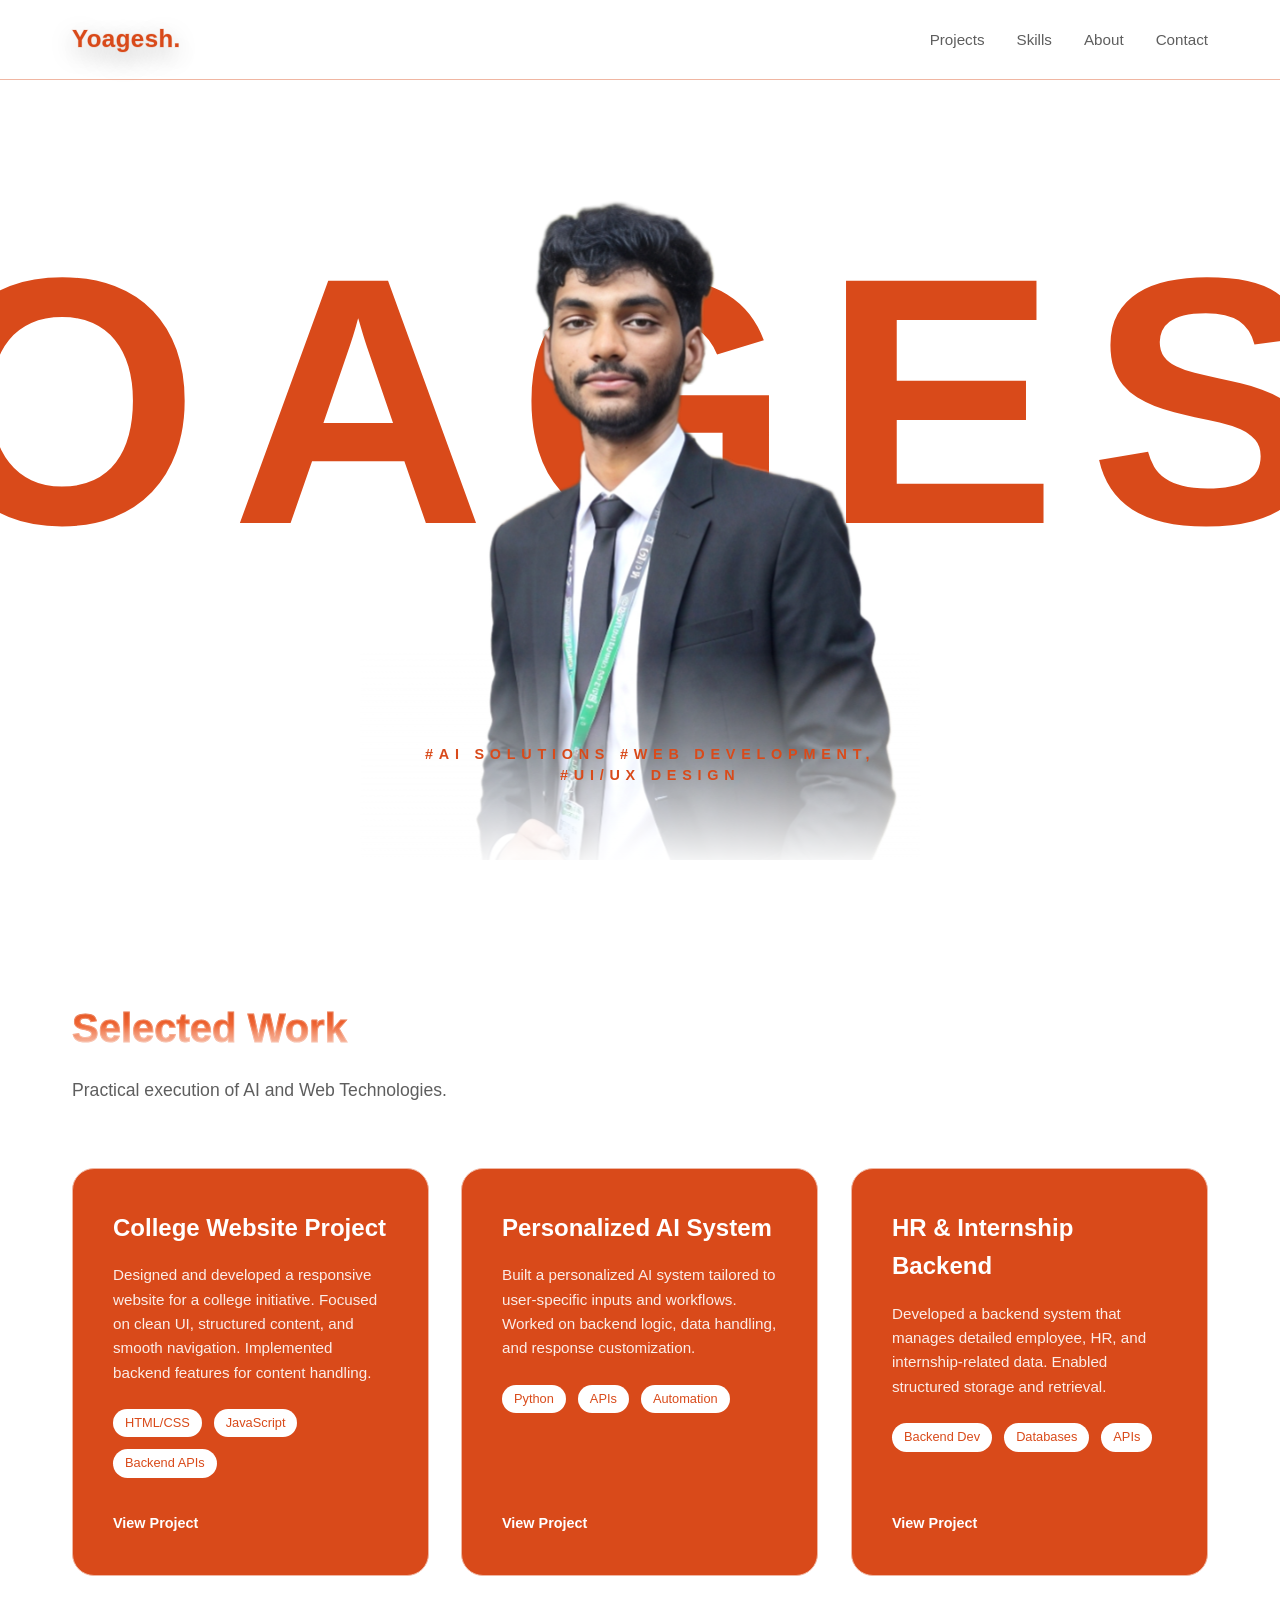
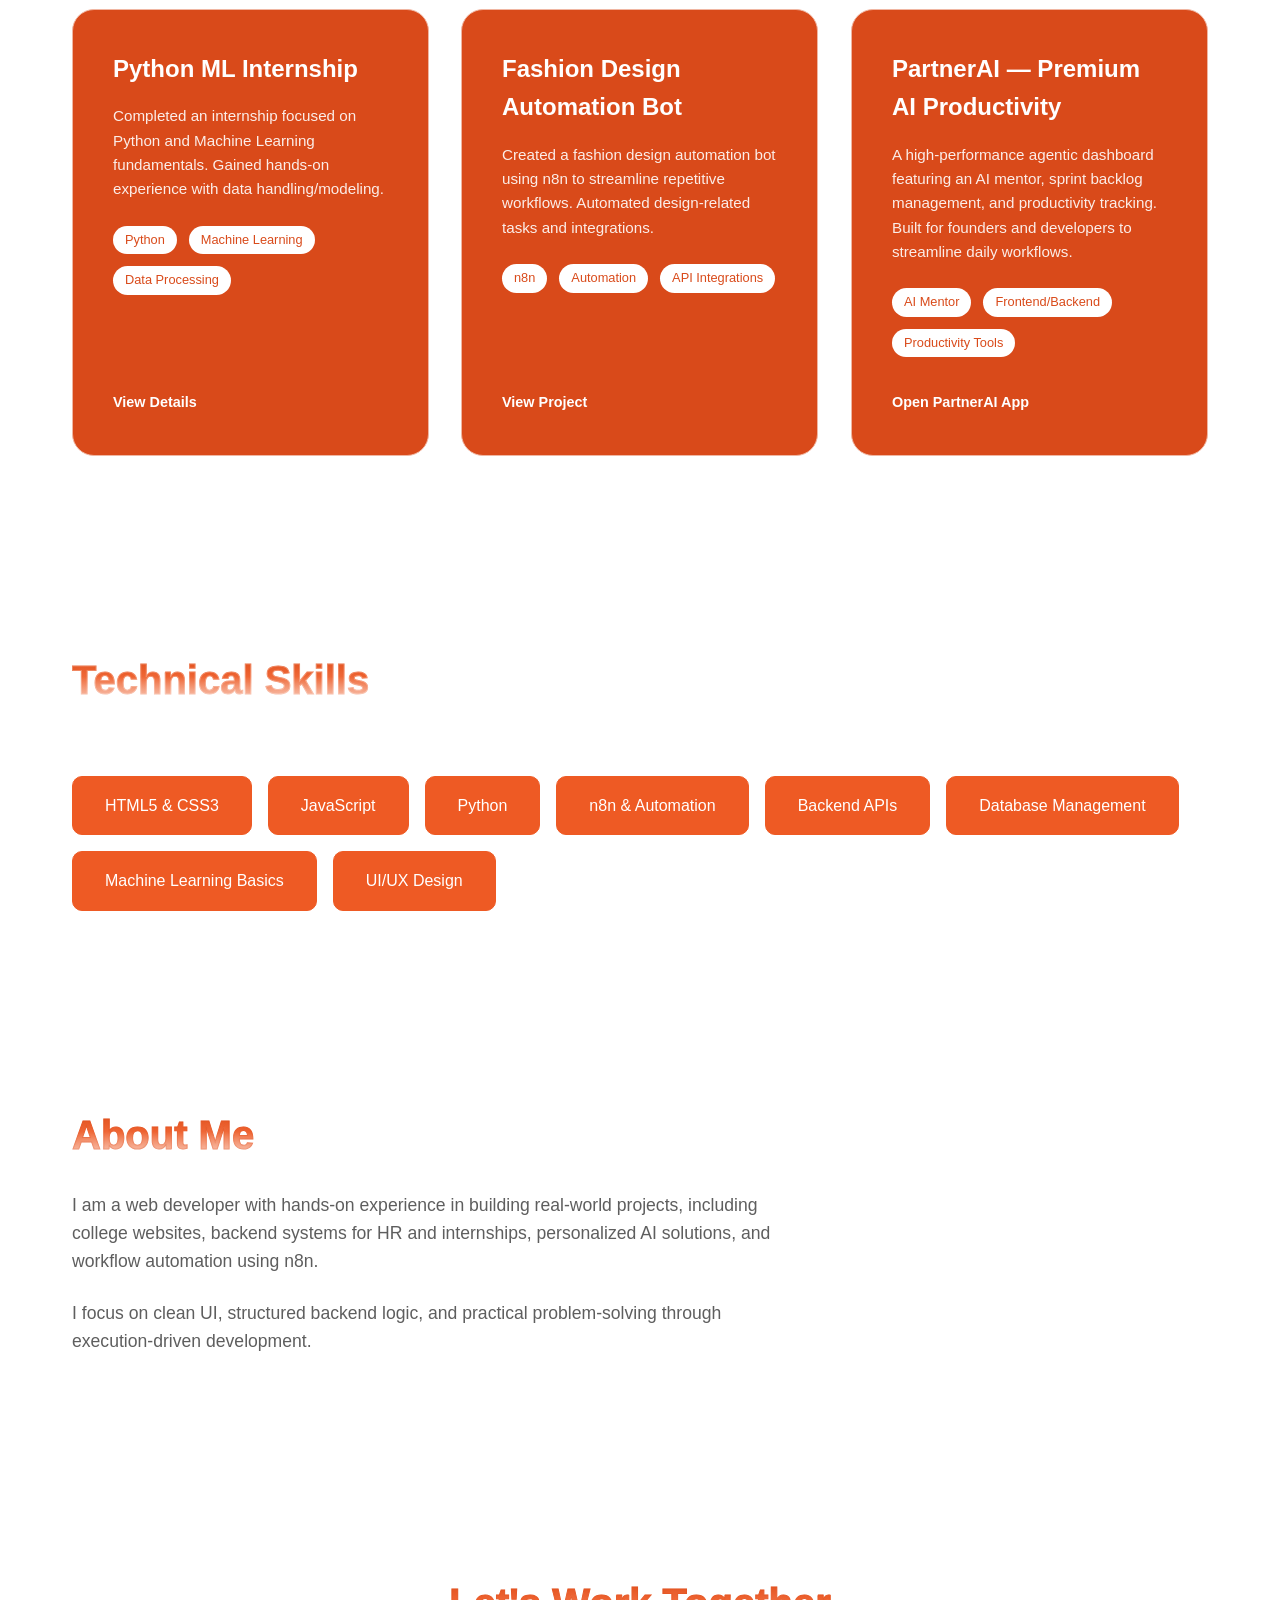
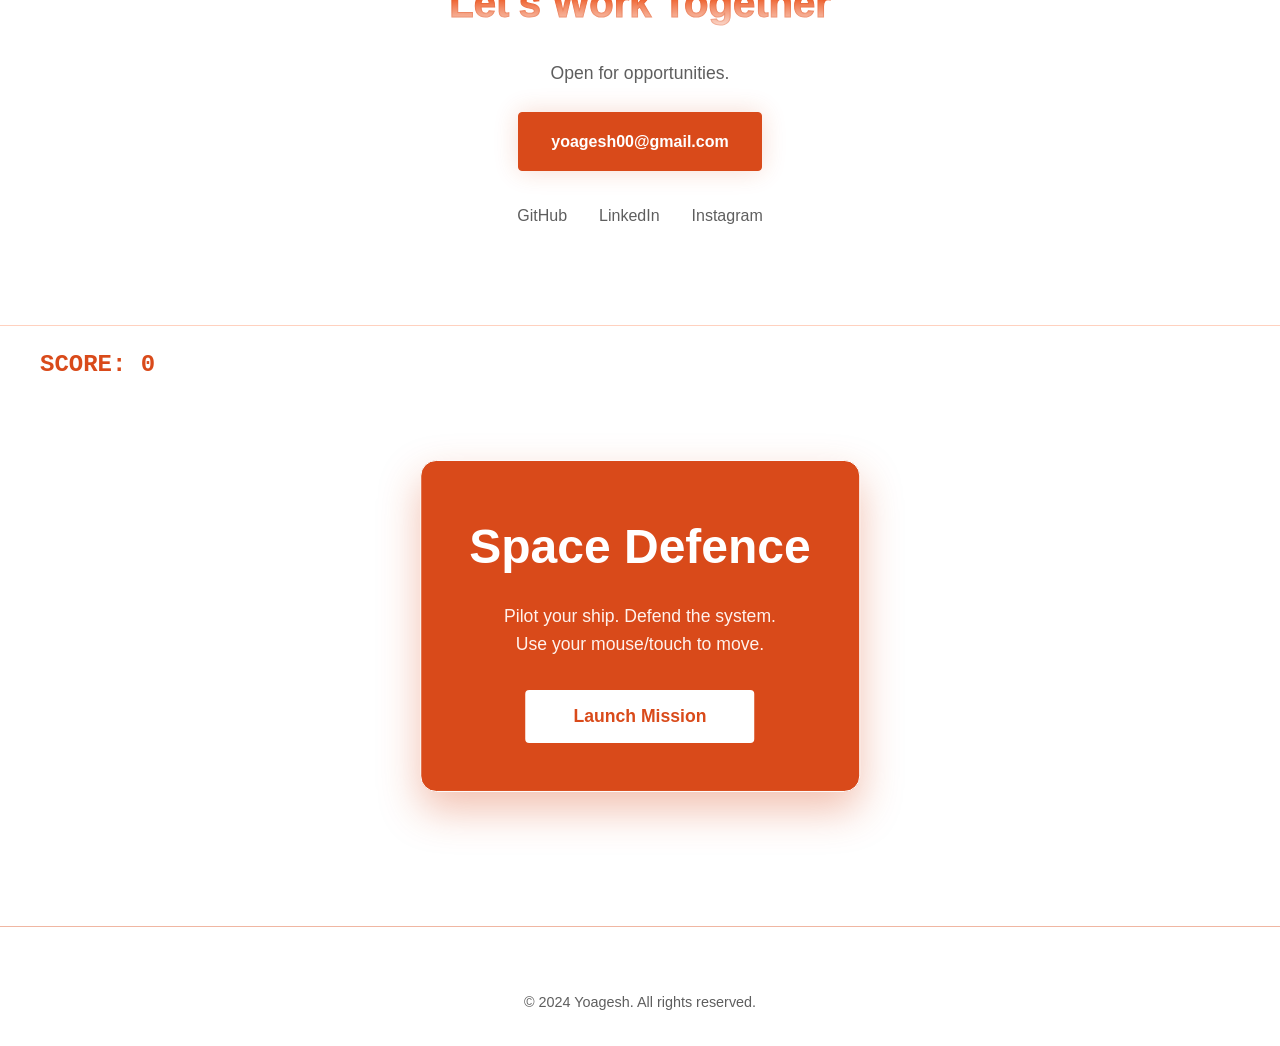
<file: index.html>
<!DOCTYPE html>
<html lang="en">

<head>
    <meta charset="UTF-8">
    <meta name="viewport" content="width=device-width, initial-scale=1.0">
    <meta name="description" content="Portfolio of Yoagesh, a web developer building intelligent systems.">
    <title>Yoagesh | Web Developer & UI Specialist</title>

    <style>
        /* CSS Variables & Reset */
        :root {
            --bg-body: #ffffff;
            --bg-surface: #fff3ee;
            --text-main: #111111;
            --text-muted: #5e5e5e;
            --accent: #D94A1A;
            --accent-hover: #ff7a4d;
            --border: #f0b6a2;

            --font-sans: 'Arial', 'Helvetica Neue', Helvetica, sans-serif;
            --container-width: 1200px;
            --nav-height: 80px;
            --transition: all 0.3s cubic-bezier(0.4, 0, 0.2, 1);
        }

        * {
            margin: 0;
            padding: 0;
            box-sizing: border-box;
        }

        html {
            scroll-behavior: smooth;
        }

        body {
            background: #ffffff;
            color: var(--text-main);
            font-family: var(--font-sans);
            line-height: 1.6;
            -webkit-font-smoothing: antialiased;
            overflow-x: hidden;
        }

        a {
            text-decoration: none;
            color: inherit;
            transition: var(--transition);
        }

        ul {
            list-style: none;
        }

        /* Utilities */
        .container {
            max-width: var(--container-width);
            margin: 0 auto;
            padding: 0 2rem;
        }

        .section-padding {
            padding: 6rem 0;
        }

        .highlight {
            color: var(--accent);
        }

        /* Buttons */
        .btn-primary {
            display: inline-block;
            padding: 1rem 2rem;
            background-color: var(--accent);
            color: #ffffff;
            font-weight: 600;
            border-radius: 4px;
            border: 1px solid var(--accent);
            box-shadow: 0 0 24px rgba(217, 74, 26, 0.2);
        }

        .btn-primary:hover {
            background-color: transparent;
            color: var(--accent);
            border-color: var(--accent);
        }

        .btn-secondary {
            display: inline-block;
            padding: 1rem 2rem;
            background-color: transparent;
            color: var(--accent);
            font-weight: 600;
            border-radius: 4px;
            border: 2px solid transparent;
            margin-left: 1rem;
            position: relative;
            background-clip: padding-box;
        }

        .btn-secondary::before {
            content: '';
            position: absolute;
            inset: -2px;
            border-radius: 4px;
            padding: 2px;
            background: conic-gradient(from var(--angle),
                transparent 0%,
                transparent 28%,
                rgba(217, 74, 26, 0.95) 50%,
                rgba(255, 122, 77, 0.45) 60%,
                transparent 72%,
                transparent 100%);
            -webkit-mask: linear-gradient(#fff 0 0) content-box, linear-gradient(#fff 0 0);
            mask: linear-gradient(#fff 0 0) content-box, linear-gradient(#fff 0 0);
            -webkit-mask-composite: xor;
            mask-composite: exclude;
            animation: rotate 3s linear infinite;

        }



        .btn-secondary:hover {
            box-shadow: 0 0 20px rgba(217, 74, 26, 0.34);
        }

        @property --angle {
            syntax: '<angle>';
            initial-value: 0deg;
            inherits: false;
        }

        @keyframes rotate {
            0% {
                --angle: 0deg;
            }

            100% {
                --angle: 360deg;
            }
        }

        /* Nav */
        .navbar {
            position: fixed;
            top: 0;
            left: 0;
            width: 100%;
            height: var(--nav-height);
            background-color: rgba(255, 255, 255, 0.98);
            z-index: 1000;
            display: flex;
            align-items: center;
            border-bottom: 1px solid var(--border);
        }

        .nav-container {
            display: flex;
            justify-content: space-between;
            align-items: center;
            width: 100%;
        }

        .logo {
            font-size: 1.5rem;
            font-weight: 800;
            letter-spacing: 0.02em;
            color: var(--accent);
            -webkit-text-stroke: 1px rgba(217, 74, 26, 0.2);
            text-shadow: 0 8px 24px rgba(0, 0, 0, 0.35);
        }

        .nav-links {
            display: flex;
            gap: 2rem;
        }

        .nav-links a {
            color: var(--text-muted);
            font-size: 0.95rem;
        }

        .nav-links a:hover {
            color: var(--text-main);
        }

        .menu-toggle {
            display: none;
            flex-direction: column;
            gap: 6px;
            cursor: pointer;
        }

        .menu-toggle span {
            width: 24px;
            height: 2px;
            background-color: var(--accent);
        }

        /* Hero */
        .hero {
            min-height: 100vh;
            display: flex;
            align-items: center;
            justify-content: center;
            padding-top: var(--nav-height);
            position: relative;
            overflow: hidden;
            background: #ffffff;
        }

        .hero::before,
        .hero::after {
            content: '';
            position: absolute;
            border-radius: 50%;
            pointer-events: none;
            filter: blur(30px);
        }

        .hero::before {
            width: 420px;
            height: 420px;
            background: transparent;
            top: 10%;
            left: -120px;
        }

        .hero::after {
            width: 360px;
            height: 360px;
            background: transparent;
            right: -120px;
            bottom: 5%;
        }

        .hero-container {
            display: grid;
            grid-template-columns: 1fr;
            align-items: center;
            gap: 0;
            width: 100%;
            text-align: center;
        }

        .hero-stack {
            position: relative;
            width: min(96vw, 980px);
            min-height: 78vh;
            display: grid;
            place-items: center;
            justify-items: center;
        }

        .hero-name-bg {
            --hero-name-transform-base: translate(-50%, -50%);
            position: absolute;
            inset: 38% auto auto 59%;
            transform: var(--hero-name-transform-base);
            font-size: clamp(7rem, 30vw, 22rem);
            font-weight: 900;
            letter-spacing: 0.09em;
            line-height: 1;
            color: #D94A1A;
            text-transform: uppercase;
            white-space: nowrap;
            user-select: none;
            z-index: 1;
            -webkit-text-stroke: 0;
            text-shadow: 0 0 32px rgba(255, 255, 255, 0.35), 0 0 64px rgba(255, 255, 255, 0.2);
            font-family: Impact, Haettenschweiler, 'Arial Narrow Bold', sans-serif;
            opacity: 0;
            animation: heroNameEyeIn 1.1s cubic-bezier(0.16, 1, 0.3, 1) forwards;
        }

        .hero-image {
            --hero-shift-x: 8%;
            position: relative;
            z-index: 2;
            display: flex;
            justify-content: center;
            width: 100%;
            transform: translateX(var(--hero-shift-x));
            opacity: 0;
            animation: heroImageAppear 0.85s ease-out 0.7s forwards;
        }

        .hero-image::after {
            content: '';
            position: absolute;
            left: 50%;
            bottom: 0;
            transform: translateX(-50%);
            width: min(76vw, 560px);
            height: 28%;
            background: linear-gradient(180deg, rgba(255, 255, 255, 0) 0%, rgba(255, 255, 255, 0.95) 100%);
            pointer-events: none;
            z-index: 3;
        }

        .hero-image img {
            width: min(76vw, 560px);
            height: auto;
            object-fit: cover;
            border: none;
            border-radius: 0;
            box-shadow: none;
            filter: none;
            background: transparent;
        }

        .hero-caption {
            position: absolute;
            left: 59%;
            bottom: 10%;
            transform: translate(-50%, 28px);
            z-index: 3;
            font-size: 0.9rem;
            letter-spacing: 0.4em;
            line-height: 1.45;
            font-weight: 800;
            text-align: center;
            width: min(86vw, 520px);
            text-transform: uppercase;
            color: var(--accent);
            opacity: 0;
            animation: heroCaptionUp 0.9s cubic-bezier(0.22, 1, 0.36, 1) 1.35s forwards;
        }

        /* Projects */
        .section-header {
            margin-bottom: 4rem;
            max-width: 600px;
        }

        .section-header h2 {
            font-size: 2.5rem;
            margin-bottom: 1rem;
            background: linear-gradient(180deg, #D94A1A 0%, #EE5A24 45%, #ffffff 100%);
            -webkit-background-clip: text;
            background-clip: text;
            -webkit-text-fill-color: transparent;
            -webkit-text-stroke: 1px rgba(255, 255, 255, 0.26);
            text-shadow: 0 6px 18px rgba(255, 255, 255, 0.3);
        }

        .section-header p {
            color: var(--text-muted);
            font-size: 1.1rem;
        }

        .project-grid {
            display: grid;
            grid-template-columns: repeat(auto-fit, minmax(350px, 1fr));
            gap: 2rem;
        }

        .project-card {
            background-color: #D94A1A;
            border: 1px solid var(--border);
            border-radius: 22px;
            padding: 2.5rem;
            transition: var(--transition);
            display: flex;
            flex-direction: column;
            justify-content: space-between;
            height: 100%;
            color: #ffffff;
        }

        .project-card.fade-up {
            opacity: 0;
            transform: translateY(24px) scale(0.96);
            filter: blur(6px);
            transition: none;
        }

        .project-card.fade-up.visible {
            animation: projectBoxAppear 0.85s ease-out forwards;
        }

        .project-card:hover {
            transform: translateY(-5px);
            border-color: #ffffff;
            box-shadow: 0 10px 28px rgba(217, 74, 26, 0.3);
        }

        .project-info h3 {
            font-size: 1.5rem;
            margin-bottom: 1rem;
        }

        .project-desc {
            color: rgba(255, 255, 255, 0.9);
            margin-bottom: 1.5rem;
            font-size: 0.95rem;
        }

        .tech-stack {
            display: flex;
            gap: 0.75rem;
            margin-bottom: 2rem;
            flex-wrap: wrap;
        }

        .tech-stack li {
            font-size: 0.8rem;
            color: #D94A1A;
            background-color: #ffffff;
            padding: 0.25rem 0.75rem;
            border-radius: 100px;
        }

        .project-links a {
            font-weight: 600;
            font-size: 0.9rem;
            color: #ffffff;
        }

        .project-links a:hover {
            text-decoration: underline;
        }

        /* Skills */
        .skills-grid {
            display: flex;
            flex-wrap: wrap;
            gap: 1rem;
        }

        .skill-item {
            border: 1px solid #EE5A24;
            padding: 1rem 2rem;
            border-radius: 10px;
            color: #ffffff;
            background-color: #EE5A24;
            transition: var(--transition);
        }

        .skill-item:hover {
            color: #ffffff;
            border-color: #D94A1A;
            background-color: #D94A1A;
        }

        /* About & Contact */
        .about-text {
            max-width: 700px;
        }

        .about-text h2,
        .contact-content h2 {
            font-size: 2.5rem;
            margin-bottom: 1.5rem;
            background: linear-gradient(180deg, #D94A1A 0%, #EE5A24 45%, #ffffff 100%);
            -webkit-background-clip: text;
            background-clip: text;
            -webkit-text-fill-color: transparent;
            -webkit-text-stroke: 1px rgba(217, 74, 26, 0.26);
            text-shadow: 0 6px 18px rgba(255, 255, 255, 0.3);
        }

        .about-text p,
        .contact-content p {
            color: var(--text-muted);
            margin-bottom: 1.5rem;
            font-size: 1.1rem;
        }

        .contact-content {
            text-align: center;
        }

        .social-links {
            margin-top: 2rem;
            display: flex;
            justify-content: center;
            gap: 2rem;
        }

        .social-links a {
            color: var(--text-muted);
        }

        .social-links a:hover {
            color: var(--text-main);
        }

        footer {
            padding: 4rem 0 2rem;
            border-top: 1px solid var(--border);
            color: var(--text-muted);
            font-size: 0.9rem;
            text-align: center;
        }

        /* Responsive */
        @media (max-width: 768px) {
            .hero {
                padding-top: calc(var(--nav-height) -1px);
            }

            .hero-stack {
                min-height: 50vh;
            }

            .hero-name-bg {
                inset: 35% auto auto 44%;
                --hero-name-transform-base: translate(-50%, -50%) scaleY(1.12);
                transform: var(--hero-name-transform-base);
                font-size: clamp(5rem, 24vw, 9rem);
                letter-spacing: 0.04em;
                line-height: 1.01;
                font-weight: 950;
                width: 100%;
                text-align: center;
                color: #D94A1A;
            }

            .hero-image {
                --hero-shift-x: -7%;
                transform: translateX(var(--hero-shift-x));
            }

            .hero-image::after {
                left: 50%;
                transform: translateX(-50%);
                width: min(82vw, 380px);
                height: 46%;
                background: linear-gradient(180deg, rgba(255, 255, 255, 0) 0%, rgba(255, 255, 255, 1) 100%);
            }

            .hero-caption {
                left: 45%;
                letter-spacing: 0.08em;
                font-size: 0.74rem;
                width: min(86vw, 320px);
            }

            .hero-image img {
                width: min(80vw, 365px);
            }

            .menu-toggle {
                display: flex;
            }

            .nav-links {
                position: absolute;
                top: var(--nav-height);
                left: 0;
                width: 100%;
                background-color: #ffffff;
                flex-direction: column;
                padding: 2rem;
                display: none;
                border-bottom: 1px solid var(--border);
            }

            .nav-links.active {
                display: flex;
            }

            .project-grid {
                grid-template-columns: 1fr;
            }

            .btn-secondary {
                margin-left: 1rem;
            }

            .btn-primary {
                display: inline-block;
            }
        }

        /* Animations */
        .fade-in {
            opacity: 0;
            animation: fadeIn 0.8s ease-out forwards;
        }

        .fade-up {
            opacity: 0;
            transform: translateY(20px);
            transition: opacity 0.6s ease-out, transform 0.6s ease-out;
        }

        .fade-up.visible {
            opacity: 1;
            transform: translateY(0);
        }

        .delay-1 {
            animation-delay: 0.1s;
        }

        .delay-2 {
            animation-delay: 0.2s;
        }

        .delay-3 {
            animation-delay: 0.3s;
            transition-delay: 0.3s;
        }

        .delay-4 {
            animation-delay: 0.4s;
            transition-delay: 0.4s;
        }

        @keyframes fadeIn {
            to {
                opacity: 1;
            }
        }

        @keyframes heroNameEyeIn {
            0% {
                opacity: 0;
                transform: var(--hero-name-transform-base) translateY(38px);
                filter: blur(4px);
            }

            100% {
                opacity: 1;
                transform: var(--hero-name-transform-base) translateY(0);
                filter: blur(0);
            }
        }

        @keyframes heroImageAppear {
            0% {
                opacity: 0;
                transform: translateX(var(--hero-shift-x)) translateY(24px) scale(0.96);
                filter: blur(6px);
            }

            100% {
                opacity: 1;
                transform: translateX(var(--hero-shift-x)) translateY(0) scale(1);
                filter: blur(0);
            }
        }

        @keyframes heroCaptionUp {
            0% {
                opacity: 0;
                transform: translate(-50%, 28px);
            }

            100% {
                opacity: 1;
                transform: translate(-50%, 0);
            }
        }

        @keyframes projectBoxAppear {
            0% {
                opacity: 0;
                transform: translateY(24px) scale(0.96);
                filter: blur(6px);
            }

            100% {
                opacity: 1;
                transform: translateY(0) scale(1);
                filter: blur(0);
            }
        }

        /* Typewriter Effect */
        .typewriter {
            overflow: hidden;
            border-right: 2px solid var(--accent);
            white-space: nowrap;
            animation: typing 3.5s steps(60, end), blink-caret 0.75s step-end infinite;
            display: inline-block;
        }

        @keyframes typing {
            from {
                width: 0;
            }

            to {
                width: 100%;
            }
        }

        @keyframes blink-caret {

            from,
            to {
                border-color: transparent;
            }

            50% {
                border-color: var(--accent);
            }
        }
    </style>
    <link rel="stylesheet" href="assets/css/game.css">
</head>

<body>

    <nav class="navbar">
        <div class="container nav-container">
            <a href="#" class="logo">Yoagesh.</a>
            <ul class="nav-links">
                <li><a href="#projects">Projects</a></li>
                <li><a href="#skills">Skills</a></li>
                <li><a href="#about">About</a></li>
                <li><a href="#contact">Contact</a></li>
            </ul>
            <div class="menu-toggle"><span></span><span></span><span></span></div>
        </div>
    </nav>

    <main>
        <!-- Hero -->
        <section id="hero" class="hero">
            <div class="container hero-container">
                <div class="hero-stack">
                    <div class="hero-name-bg" aria-hidden="true">Yoagesh</div>
                    <div class="hero-image">
                        <img src="assets/profile.png" alt="Yoagesh Profile">
                    </div>
                    <div class="hero-caption">#AI Solutions #Web Development,<br>#UI/UX Design</div>
                </div>
            </div>
        </section>

        <!-- Projects -->
        <section id="projects" class="section-padding">
            <div class="container">
                <div class="section-header fade-up">
                    <h2>Selected Work</h2>
                    <p>Practical execution of AI and Web Technologies.</p>
                </div>
                <div class="project-grid">

                    <!-- 1. College Website -->
                    <article class="project-card fade-up">
                        <div class="project-info">
                            <h3>College Website Project</h3>
                            <p class="project-desc">Designed and developed a responsive website for a college
                                initiative. Focused on clean UI, structured content, and smooth navigation. Implemented
                                backend features for content handling.</p>
                            <ul class="tech-stack">
                                <li>HTML/CSS</li>
                                <li>JavaScript</li>
                                <li>Backend APIs</li>
                            </ul>
                        </div>
                        <div class="project-links"><a href="https://idea2026.drsnsrcas.ac.in/#themes-section"
                                target="_blank">View Project</a></div>
                    </article>

                    <!-- 2. Personalized AI System -->
                    <article class="project-card fade-up delay-1">
                        <div class="project-info">
                            <h3>Personalized AI System</h3>
                            <p class="project-desc">Built a personalized AI system tailored to user-specific inputs and
                                workflows. Worked on backend logic, data handling, and response customization.</p>
                            <ul class="tech-stack">
                                <li>Python</li>
                                <li>APIs</li>
                                <li>Automation</li>
                            </ul>
                        </div>
                        <div class="project-links"><a
                                href="https://github.com/Yoagesh7/Partner_AI/graphs/commit-activity"
                                target="_blank">View Project</a></div>
                    </article>

                    <!-- 3. HR Backend -->
                    <article class="project-card fade-up delay-2">
                        <div class="project-info">
                            <h3>HR & Internship Backend</h3>
                            <p class="project-desc">Developed a backend system that manages detailed employee, HR, and
                                internship-related data. Enabled structured storage and retrieval.</p>
                            <ul class="tech-stack">
                                <li>Backend Dev</li>
                                <li>Databases</li>
                                <li>APIs</li>
                            </ul>
                        </div>
                        <div class="project-links"><a href="#">View Project</a></div>
                    </article>

                    <!-- 4. ML Internship -->
                    <article class="project-card fade-up delay-3">
                        <div class="project-info">
                            <h3>Python ML Internship</h3>
                            <p class="project-desc">Completed an internship focused on Python and Machine Learning
                                fundamentals. Gained hands-on experience with data handling/modeling.</p>
                            <ul class="tech-stack">
                                <li>Python</li>
                                <li>Machine Learning</li>
                                <li>Data Processing</li>
                            </ul>
                        </div>
                        <div class="project-links"><a href="#">View Details</a></div>
                    </article>

                    <!-- 5. Fashion Bot -->
                    <article class="project-card fade-up delay-4">
                        <div class="project-info">
                            <h3>Fashion Design Automation Bot</h3>
                            <p class="project-desc">Created a fashion design automation bot using n8n to streamline
                                repetitive workflows. Automated design-related tasks and integrations.</p>
                            <ul class="tech-stack">
                                <li>n8n</li>
                                <li>Automation</li>
                                <li>API Integrations</li>
                            </ul>
                        </div>
                        <div class="project-links"><a href="#">View Project</a></div>
                    </article>

                    <!-- 6. PartnerAI Project -->
                    <article class="project-card fade-up delay-1">
                        <div class="project-info">
                            <h3>PartnerAI — Premium AI Productivity</h3>
                            <p class="project-desc">A high-performance agentic dashboard featuring an AI mentor, sprint
                                backlog management, and productivity tracking. Built for founders and developers to
                                streamline daily workflows.</p>
                            <ul class="tech-stack">
                                <li>AI Mentor</li>
                                <li>Frontend/Backend</li>
                                <li>Productivity Tools</li>
                            </ul>
                        </div>
                        <div class="project-links"><a href="./PartnerAI/index.html" target="_blank" rel="noopener noreferrer">Open PartnerAI App</a>
                        </div>
                    </article>

                </div>
            </div>
        </section>

        <!-- Skills -->
        <section id="skills" class="section-padding">
            <div class="container">
                <div class="section-header fade-up">
                    <h2>Technical Skills</h2>
                </div>
                <div class="skills-grid fade-up">
                    <div class="skill-item">HTML5 & CSS3</div>
                    <div class="skill-item">JavaScript</div>
                    <div class="skill-item">Python</div>
                    <div class="skill-item">n8n & Automation</div>
                    <div class="skill-item">Backend APIs</div>
                    <div class="skill-item">Database Management</div>
                    <div class="skill-item">Machine Learning Basics</div>
                    <div class="skill-item">UI/UX Design</div>
                </div>
            </div>
        </section>

        <!-- About -->
        <section id="about" class="section-padding">
            <div class="container">
                <div class="about-text fade-up">
                    <h2>About Me</h2>
                    <p>I am a web developer with hands-on experience in building real-world projects, including college
                        websites, backend systems for HR and internships, personalized AI solutions, and workflow
                        automation using n8n.</p>
                    <p>I focus on clean UI, structured backend logic, and practical problem-solving through
                        execution-driven development.</p>
                </div>
            </div>
        </section>

        <!-- Contact -->
        <section id="contact" class="section-padding">
            <div class="container">
                <div class="contact-content fade-up">
                    <h2>Let's Work Together</h2>
                    <p>Open for opportunities.</p>
                    <a href="mailto:yoagesh00@gmail.com" class="btn-primary">yoagesh00@gmail.com</a>
                    <div class="social-links">
                        <a href="https://github.com/Yoagesh7" target="_blank">GitHub</a>
                        <a href="https://www.linkedin.com/in/yoagesh-s-899463379/" target="_blank">LinkedIn</a>
                        <a href="https://www.instagram.com/___.cosmos.__.7.__?igsh=MTZxNDR1cmY4c3ZtYQ=="
                            target="_blank">Instagram</a>
                    </div>
                </div>
            </div>
        </section>
    </main>

    <!-- Fun Zone: Space Shooter -->
    <section id="fun-zone">
        <div class="game-container">
            <canvas id="gameCanvas"></canvas>

            <div class="game-ui">
                <div class="score">SCORE: <span id="scoreValue">0</span></div>
            </div>

            <div class="start-screen" id="startScreen">
                <h2>Space Defence</h2>
                <p>Pilot your ship. Defend the system.<br>Use your mouse/touch to move.</p>
                <button id="startGameBtn" class="btn-start">Launch Mission</button>
            </div>
        </div>
    </section>

    <footer>
        <div class="container">
            <p>&copy; 2024 Yoagesh. All rights reserved.</p>
        </div>
    </footer>

    <script>
        document.addEventListener('DOMContentLoaded', () => {
            // Menu
            const toggle = document.querySelector('.menu-toggle');
            const nav = document.querySelector('.nav-links');
            if (toggle) toggle.addEventListener('click', () => nav.classList.toggle('active'));

            // Smooth Scroll
            document.querySelectorAll('a[href^="#"]').forEach(anchor => {
                anchor.addEventListener('click', function (e) {
                    const target = this.getAttribute('href');
                    if (!target || target === '#') return;

                    e.preventDefault();
                    const section = document.querySelector(target);
                    if (section) section.scrollIntoView({ behavior: 'smooth' });
                    nav.classList.remove('active');
                });
            });

            // Fade Up
            const observer = new IntersectionObserver((entries) => {
                entries.forEach(entry => {
                    if (entry.isIntersecting) {
                        entry.target.classList.add('visible');
                        observer.unobserve(entry.target);
                    }
                });
            }, { threshold: 0.1 });
            document.querySelectorAll('.fade-up').forEach(el => observer.observe(el));
        });
    </script>
    <script src="assets/js/game.js"></script>
</body>

</html>
</file>
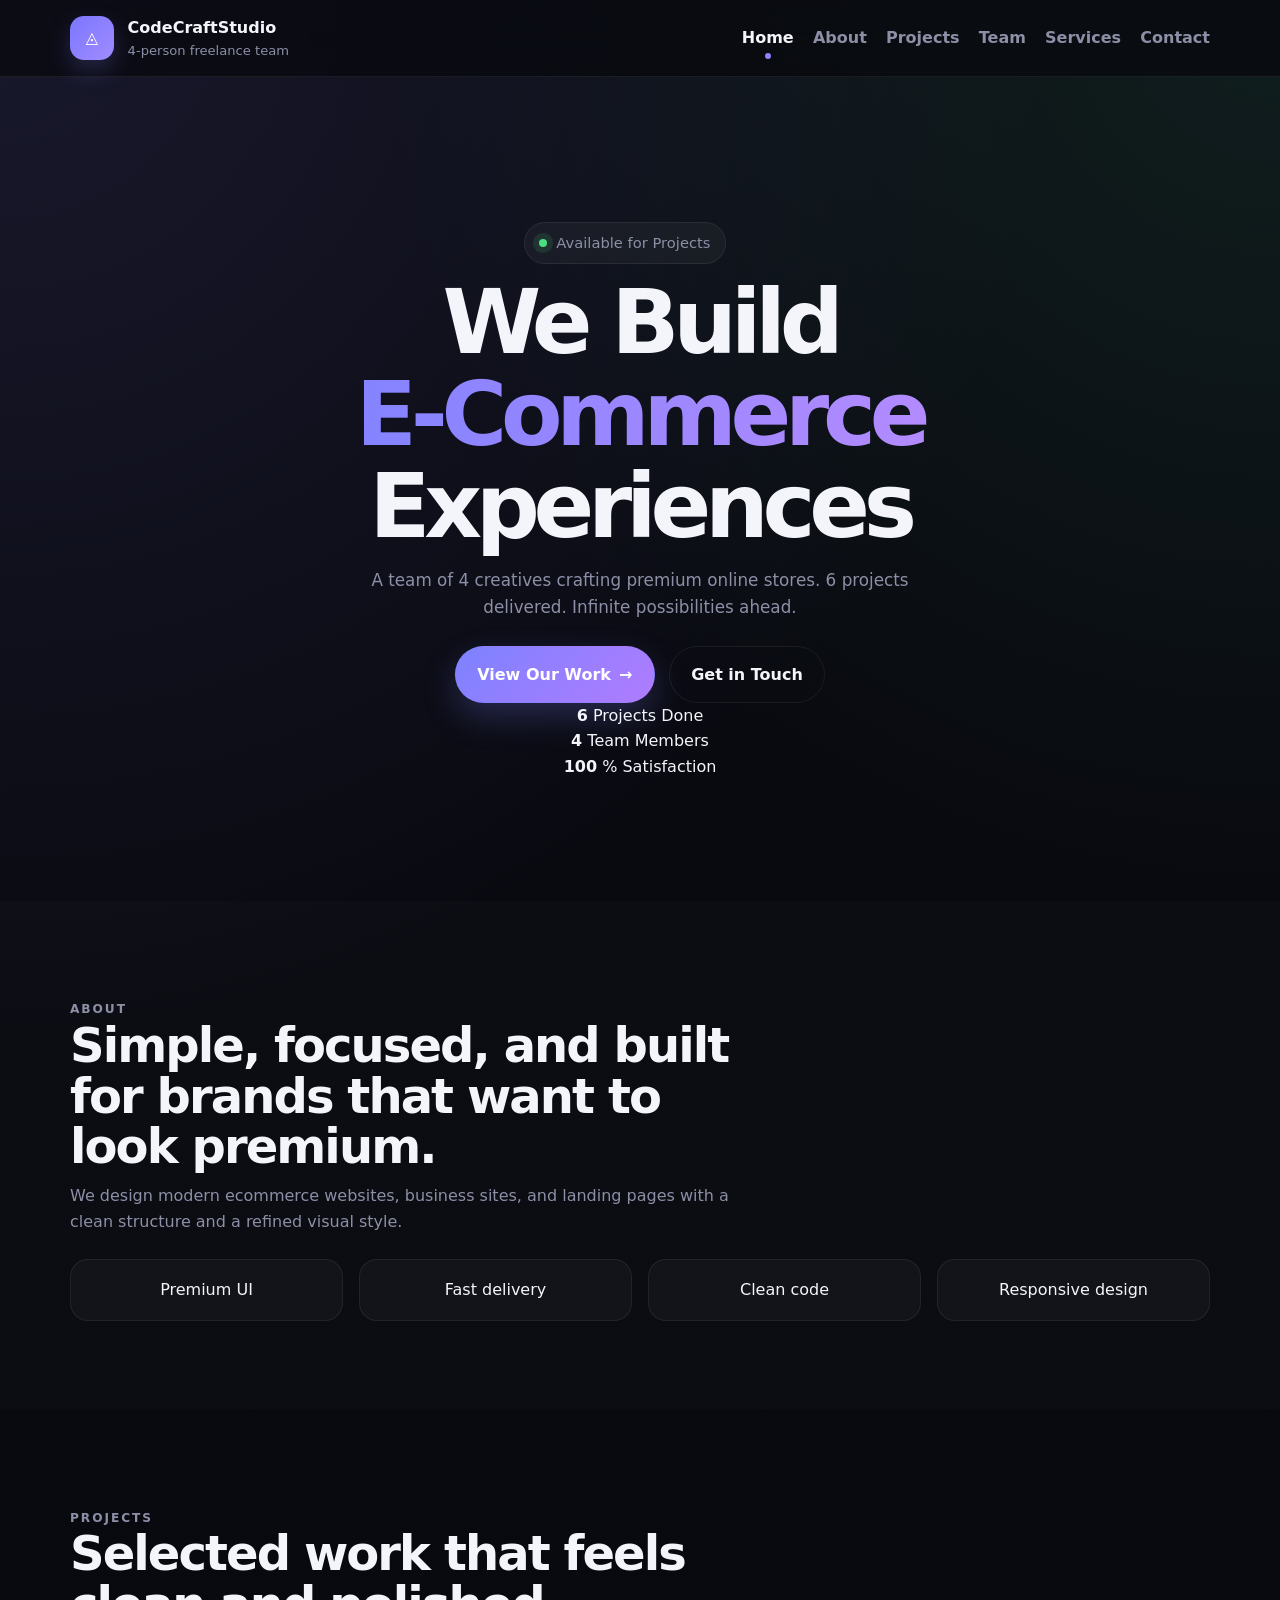
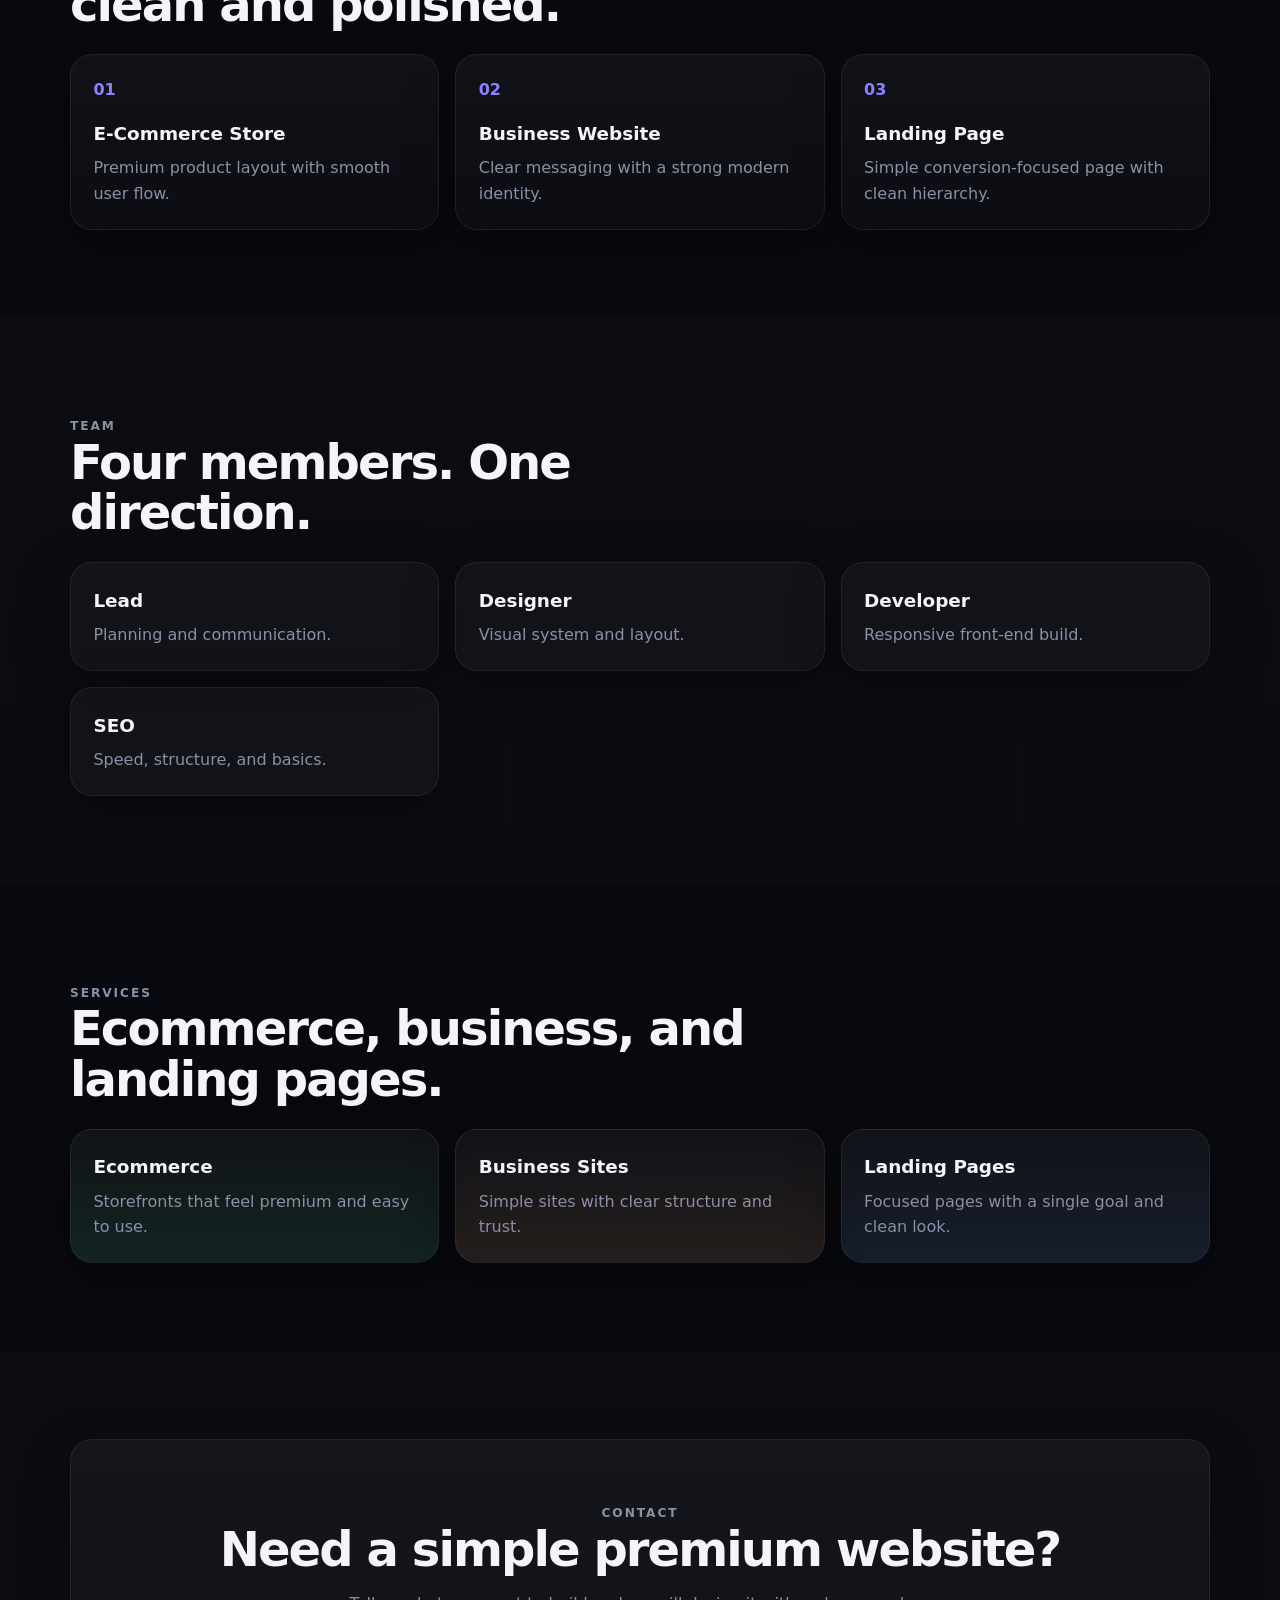
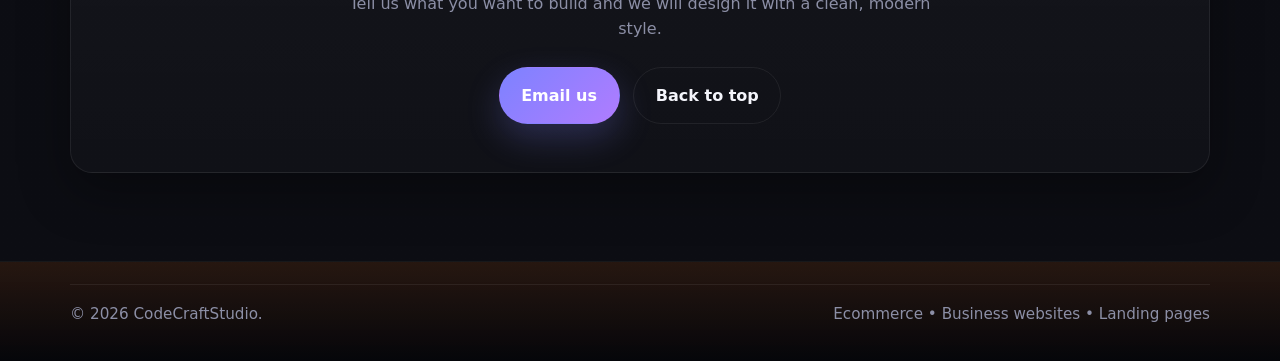
<file: freelance-team-portfolio/index.html>
<!DOCTYPE html>
<html lang="en">
<head>
  <meta charset="UTF-8" />
  <meta name="viewport" content="width=device-width, initial-scale=1.0" />
  <meta name="description" content="Premium freelance team portfolio for ecommerce websites, business sites, and landing pages." />
  <title>CodeCraftStudio | Freelance Web Team</title>
  <link rel="stylesheet" href="style.css" />
</head>
<body>
  <header class="header">
    <div class="container nav-wrap">
      <a class="brand" href="#home">
        <span class="brand-mark">◬</span>
        <span>
          <strong>CodeCraftStudio</strong>
          <small>4-person freelance team</small>
        </span>
      </a>

      <button class="menu-btn" id="menuBtn" aria-label="Open menu" aria-expanded="false">☰</button>

      <nav class="nav" id="navMenu">
        <a class="active" href="#home">Home</a>
        <a href="#about">About</a>
        <a href="#projects">Projects</a>
        <a href="#team">Team</a>
        <a href="#services">Services</a>
        <a href="#contact">Contact</a>
      </nav>
    </div>
  </header>

  <main id="home">
    <section class="hero">
      <div class="container hero-center reveal">
        <div class="availability-pill"><span class="dot"></span>Available for Projects</div>
        <h1>
          <span>We Build</span>
          <span class="accent-line">E-Commerce</span>
          <span>Experiences</span>
        </h1>
        <p class="hero-text">A team of 4 creatives crafting premium online stores. 6 projects delivered. Infinite possibilities ahead.</p>
        <div class="hero-actions">
          <a href="#projects" class="btn btn-primary">View Our Work <span class="btn-arrow">→</span></a>
          <a href="#contact" class="btn btn-secondary">Get in Touch</a>
        </div>
        <div class="hero-stats">
          <div>
            <strong>6</strong>
            <span>Projects Done</span>
          </div>
          <div>
            <strong>4</strong>
            <span>Team Members</span>
          </div>
          <div>
            <strong>100</strong>
            <span>% Satisfaction</span>
          </div>
        </div>
      </div>
    </section>

    <section class="section muted-section" id="about">
      <div class="container">
        <div class="section-heading reveal">
          <p class="eyebrow">About</p>
          <h2>Simple, focused, and built for brands that want to look premium.</h2>
          <p>We design modern ecommerce websites, business sites, and landing pages with a clean structure and a refined visual style.</p>
        </div>
        <div class="about-row">
          <div class="mini-card reveal">Premium UI</div>
          <div class="mini-card reveal">Fast delivery</div>
          <div class="mini-card reveal">Clean code</div>
          <div class="mini-card reveal">Responsive design</div>
        </div>
      </div>
    </section>

    <section class="section" id="projects">
      <div class="container">
        <div class="section-heading reveal">
          <p class="eyebrow">Projects</p>
          <h2>Selected work that feels clean and polished.</h2>
        </div>

        <div class="grid cards-3 projects-grid">
          <article class="project-card reveal">
            <span class="project-index">01</span>
            <h3>E-Commerce Store</h3>
            <p>Premium product layout with smooth user flow.</p>
          </article>
          <article class="project-card reveal">
            <span class="project-index">02</span>
            <h3>Business Website</h3>
            <p>Clear messaging with a strong modern identity.</p>
          </article>
          <article class="project-card reveal">
            <span class="project-index">03</span>
            <h3>Landing Page</h3>
            <p>Simple conversion-focused page with clean hierarchy.</p>
          </article>
        </div>
      </div>
    </section>

    <section class="section muted-section" id="team">
      <div class="container">
        <div class="section-heading reveal">
          <p class="eyebrow">Team</p>
          <h2>Four members. One direction.</h2>
        </div>

        <div class="grid cards-4 team-grid">
          <article class="team-card reveal"><h3>Lead</h3><p>Planning and communication.</p></article>
          <article class="team-card reveal"><h3>Designer</h3><p>Visual system and layout.</p></article>
          <article class="team-card reveal"><h3>Developer</h3><p>Responsive front-end build.</p></article>
          <article class="team-card reveal"><h3>SEO</h3><p>Speed, structure, and basics.</p></article>
        </div>
      </div>
    </section>

    <section class="section" id="services">
      <div class="container">
        <div class="section-heading reveal">
          <p class="eyebrow">Services</p>
          <h2>Ecommerce, business, and landing pages.</h2>
        </div>

        <div class="grid cards-3 services-grid">
          <article class="info-card reveal card-mint"><h3>Ecommerce</h3><p>Storefronts that feel premium and easy to use.</p></article>
          <article class="info-card reveal card-peach"><h3>Business Sites</h3><p>Simple sites with clear structure and trust.</p></article>
          <article class="info-card reveal card-sky"><h3>Landing Pages</h3><p>Focused pages with a single goal and clean look.</p></article>
        </div>
      </div>
    </section>

    <section class="section soft-section" id="contact">
      <div class="container cta-box reveal">
        <p class="eyebrow">Contact</p>
        <h2>Need a simple premium website?</h2>
        <p>Tell us what you want to build and we will design it with a clean, modern style.</p>
        <div class="hero-actions">
          <a href="mailto:hello@novateamstudio.com" class="btn btn-primary">Email us</a>
          <a href="#home" class="btn btn-secondary">Back to top</a>
        </div>
      </div>
    </section>
  </main>

  <footer class="footer">
    <div class="container footer-inner">
      <p>© <span id="year"></span> CodeCraftStudio.</p>
      <p>Ecommerce • Business websites • Landing pages</p>
    </div>
  </footer>

  <script src="script.js"></script>
</body>
</html>
</file>
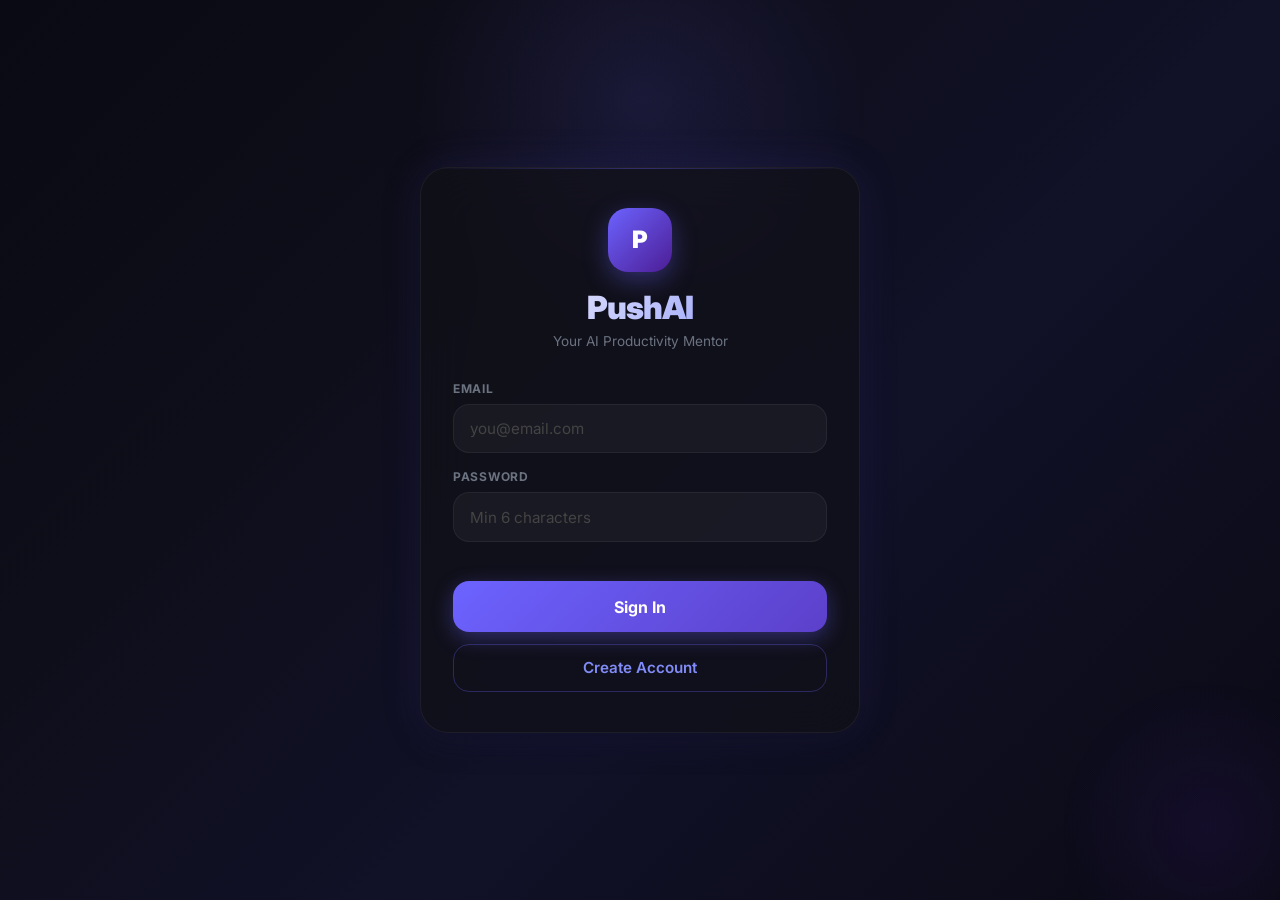
<file: pai/index.html>
<!DOCTYPE html>
<html lang="en">

<head>
    <meta charset="UTF-8">
    <meta name="viewport" content="width=device-width, initial-scale=1.0, maximum-scale=1.0, user-scalable=no">
    <meta name="theme-color" content="#07070c">
    <meta name="description" content="PushAI — Your AI-powered productivity mentor with personality modes and human-in-the-loop intelligence.">
    <meta name="apple-mobile-web-app-capable" content="yes">
    <meta name="apple-mobile-web-app-status-bar-style" content="black-translucent">
    <title>PushAI — Premium AI Productivity</title>
    <link rel="stylesheet" href="style.css">
    <script>
        // Set this for static deployments like GitHub Pages.
        // Example:
        // window.PAI_PROXY_URL = 'https://your-vercel-app.vercel.app/api/chat';
    </script>
</head>

<body>
    <!-- ═══════════ LOGIN SCREEN ═══════════ -->
    <div class="screen-login active" id="screen-login">
        <div class="login-ambient"></div>
        <div class="login-ambient-2"></div>
        <div class="login-card">
            <div class="login-logo">
                <div class="login-logo-icon">P</div>
                <h1>PushAI</h1>
                <p>Your AI Productivity Mentor</p>
            </div>
            <div class="form-group">
                <label class="form-label">Email</label>
                <input id="login-email" class="form-input" type="email" placeholder="you@email.com"
                    autocomplete="email">
            </div>
            <div class="form-group">
                <label class="form-label">Password</label>
                <input id="login-password" class="form-input" type="password" placeholder="Min 6 characters"
                    autocomplete="current-password">
            </div>
            <div class="form-error" id="login-error"></div>
            <button id="login-btn" class="btn-primary" type="button" style="margin-top:0.5rem">Sign In</button>
            <button id="goto-signup-btn" class="btn-secondary" type="button" style="margin-top:0.75rem">Create Account</button>
        </div>
    </div>

    <!-- ═══════════ ONBOARDING STEP 1 ═══════════ -->
    <div class="screen-onboard-1" id="screen-onboard-1">
        <div class="login-ambient"></div>
        <div class="login-card">
            <div class="onboard-progress">
                <div class="onboard-dot active"></div>
                <div class="onboard-dot"></div>
            </div>
            <div class="onboard-title">Tell us about you</div>
            <div class="onboard-subtitle">This helps PAI personalize your experience</div>
            <div class="form-group">
                <label class="form-label">Your Name</label>
                <input id="ob-name" class="form-input" type="text" placeholder="John Doe">
            </div>
            <div class="form-group">
                <label class="form-label">Interests</label>
                <input id="ob-interests" class="form-input" type="text" placeholder="AI, Design, Startups">
            </div>
            <div class="form-group">
                <label class="form-label">Hobby</label>
                <input id="ob-hobby" class="form-input" type="text" placeholder="Reading, Gaming, Music">
            </div>
            <div class="form-group">
                <label class="form-label">Your Dream</label>
                <input id="ob-dream" class="form-input" type="text" placeholder="Build the next big thing">
            </div>
            <div class="form-error" id="ob1-error"></div>
            <button id="ob-next-btn" class="btn-primary" type="button" style="margin-top:0.5rem">Next →</button>
        </div>
    </div>

    <!-- ═══════════ ONBOARDING STEP 2 ═══════════ -->
    <div class="screen-onboard-2" id="screen-onboard-2">
        <div class="login-ambient"></div>
        <div class="login-card">
            <div class="onboard-progress">
                <div class="onboard-dot done"></div>
                <div class="onboard-dot active"></div>
            </div>
            <div class="onboard-title">Your Schedule</div>
            <div class="onboard-subtitle">Help PAI optimize your productivity windows</div>
            <div class="form-group">
                <label class="form-label">Age</label>
                <input id="ob-age" class="form-input" type="number" placeholder="25" min="10" max="99">
            </div>
            <div class="form-row">
                <div class="form-group">
                    <label class="form-label">Work Time</label>
                    <input id="ob-work-time" class="form-input" type="text" placeholder="9 AM - 5 PM">
                </div>
                <div class="form-group">
                    <label class="form-label">Free Time</label>
                    <input id="ob-free-time" class="form-input" type="text" placeholder="6 PM - 10 PM">
                </div>
            </div>
            <div class="form-error" id="ob2-error"></div>
            <button id="ob-finish-btn" class="btn-primary" type="button" style="margin-top:0.5rem">🚀 Launch PushAI</button>
            <button id="ob-back-btn" class="btn-secondary" type="button" style="margin-top:0.75rem">← Back</button>
        </div>
    </div>

    <!-- ═══════════ MAIN APP ═══════════ -->
    <div class="ambient-glow"></div>

    <div class="app-shell" id="app-shell">
        <!-- ── Bottom Nav ── -->
        <nav class="nav-bar">
            <button class="nav-btn active" data-view="home">
                <svg width="22" height="22" viewBox="0 0 24 24" fill="currentColor">
                    <path d="M10 20v-6h4v6h5v-8h3L12 3 2 12h3v8z" />
                </svg>
                <span>Home</span>
            </button>
            <button class="nav-btn" data-view="tasks">
                <svg width="22" height="22" viewBox="0 0 24 24" fill="none" stroke="currentColor" stroke-width="2.5">
                    <line x1="8" y1="6" x2="21" y2="6" />
                    <line x1="8" y1="12" x2="21" y2="12" />
                    <line x1="8" y1="18" x2="21" y2="18" />
                    <line x1="3" y1="6" x2="3.01" y2="6" />
                    <line x1="3" y1="12" x2="3.01" y2="12" />
                    <line x1="3" y1="18" x2="3.01" y2="18" />
                </svg>
                <span>Tasks</span>
            </button>
            <button class="nav-btn" data-view="explore">
                <svg width="22" height="22" viewBox="0 0 24 24" fill="none" stroke="currentColor" stroke-width="2.5">
                    <circle cx="12" cy="12" r="10" />
                    <polygon points="16.24 7.76 14.12 14.12 7.76 16.24 9.88 9.88 16.24 7.76" />
                </svg>
                <span>AI Mentor</span>
            </button>
            <button class="nav-btn" data-view="profile">
                <svg width="22" height="22" viewBox="0 0 24 24" fill="none" stroke="currentColor" stroke-width="2.5">
                    <path d="M20 21v-2a4 4 0 0 0-4-4H8a4 4 0 0 0-4 4v2" />
                    <circle cx="12" cy="7" r="4" />
                </svg>
                <span>Profile</span>
            </button>
        </nav>

        <div class="content-area">

            <!-- ═══════════ HOME ═══════════ -->
            <section id="home-view" class="view-section active">
                <header class="app-header">
                    <h1 class="header-greeting" id="main-greeting">Good evening, Guest</h1>
                    <div class="streak-badge">
                        <svg width="16" height="16" viewBox="0 0 24 24" fill="currentColor">
                            <path d="M8.5 14.5A2.5 2.5 0 0 0 11 12c0-1.38-.5-2-1-3-1.072-2.143-.224-4.054 2-6 .5 2.5 2 4.9 4 6.5 2 1.6 3 3.5 3 5.5a7 7 0 1 1-14 0c0-1.153.433-2.294 1-3a2.5 2.5 0 0 0 2.5 2.5z" />
                        </svg>
                        <span id="streak-num">0</span>
                    </div>
                </header>

                <!-- Hero Card -->
                <div class="hero-card">
                    <div class="hero-body">
                        <span class="hero-tag" id="hero-tag">Today's Focus</span>
                        <h2 class="hero-title" id="hero-title">Welcome to PushAI</h2>
                    </div>
                    <div class="hero-footer">
                        <span class="hero-sub" id="hero-sub">Let's get productive!</span>
                        <button class="start-btn" id="hero-btn">Start
                            <svg width="12" height="12" viewBox="0 0 24 24" fill="none" stroke="currentColor" stroke-width="3">
                                <polyline points="9 18 15 12 9 6" />
                            </svg>
                        </button>
                    </div>
                </div>

                <!-- Streak Bar -->
                <div class="streak-bar">
                    <div class="streak-ring" id="streak-ring">0</div>
                    <div class="streak-info">
                        <div class="streak-title">Daily Streak</div>
                        <div class="streak-subtitle" id="streak-subtitle">Complete tasks to build your streak</div>
                    </div>
                    <div class="streak-checks">
                        <div class="streak-check filled"></div>
                        <div class="streak-check filled"></div>
                        <div class="streak-check empty"></div>
                    </div>
                </div>

                <!-- AI Recommended -->
                <div class="section-title">
                    <svg width="16" height="16" viewBox="0 0 24 24" fill="var(--accent)">
                        <path d="M12 2l3.09 6.26L22 9.27l-5 4.87 1.18 6.88L12 17.77l-6.18 3.25L7 14.14 2 9.27l6.91-1.01L12 2z" />
                    </svg>
                    AI Recommended
                </div>
                <div id="home-tasks"></div>

                <!-- Floating Mentor -->
                <button class="fab-mentor" id="open-chat">
                    <svg width="24" height="24" viewBox="0 0 24 24" fill="white">
                        <path d="M21 15a2 2 0 0 1-2 2H7l-4 4V5a2 2 0 0 1 2-2h14a2 2 0 0 1 2 2z" />
                    </svg>
                    <span>Talk to Mentor</span>
                </button>
            </section>

            <!-- ═══════════ TASKS ═══════════ -->
            <section id="tasks-view" class="view-section">
                <header class="app-header">
                    <h1 class="header-greeting">Sprint Backlog</h1>
                </header>

                <div class="sprint-stats-card">
                    <div class="sprint-stat">
                        <div class="sprint-val" id="tasks-pending-count">0</div>
                        <div class="sprint-label">Pending</div>
                    </div>
                    <div class="sprint-divider"></div>
                    <div class="sprint-stat">
                        <div class="sprint-val" style="color: var(--success);" id="tasks-done-count">0</div>
                        <div class="sprint-label">Completed</div>
                    </div>
                </div>

                <div class="add-task-card">
                    <div class="add-task-title">Add Task</div>
                    <div class="add-task-grid">
                        <input id="new-task-title" class="task-input" type="text" placeholder="Task title" maxlength="120">
                        <input id="new-task-date" class="task-input" type="date">
                        <textarea id="new-task-desc" class="task-input task-textarea" placeholder="Description (optional)"></textarea>
                        <button id="add-task-btn" class="start-btn add-task-btn" type="button">Add Task</button>
                    </div>
                </div>

                <div class="section-title" style="margin-top: 1rem;">
                    <svg width="16" height="16" viewBox="0 0 24 24" fill="none" stroke="currentColor" stroke-width="2.5">
                        <path d="M4 6h16M4 12h16M4 18h7" />
                    </svg>
                    All Tasks
                </div>
                <div id="all-tasks"></div>
            </section>

            <!-- ═══════════ EXPLORE (AI CHAT) ═══════════ -->
            <section id="explore-view" class="view-section" style="padding:0;">
                <div class="chat-container">
                    <div class="chat-head">
                        <div class="ai-avatar">AI</div>
                        <div>
                            <div class="chat-head-title">AI Mentor</div>
                            <div class="chat-head-sub" id="chat-personality-label">FRIENDLY MODE</div>
                        </div>
                        <div style="flex:1"></div>
                        <button class="info-btn" id="clear-chat-btn" title="Clear chat">
                            <svg width="16" height="16" viewBox="0 0 24 24" fill="none" stroke="currentColor" stroke-width="2">
                                <path d="M3 12a9 9 0 1 0 9-9 9.75 9.75 0 0 0-6.74 2.74L3 8" />
                                <path d="M3 3v5h5" />
                            </svg>
                        </button>
                    </div>

                    <div class="chat-log" id="chat-log">
                        <div class="msg-wrap-ai">
                            <div class="msg-ai" id="chat-welcome-msg">Hello! I'm your PAI mentor. Let's conquer your goals today. What's on your mind?</div>
                            <div class="msg-time">AI MENTOR • NOW</div>
                        </div>
                    </div>

                    <div class="chat-foot">
                        <div class="quick-tags">
                            <button type="button" class="quick-tag" data-prompt="What should I focus on today?">🎯 Focus</button>
                            <button type="button" class="quick-tag" data-prompt="Give me a motivational push!">⚡ Motivate</button>
                            <button type="button" class="quick-tag" data-prompt="Create a task plan for this week">📋 Plan Week</button>
                            <button type="button" class="quick-tag" data-prompt="Summarize my progress">📊 Progress</button>
                        </div>
                        <div class="chat-row">
                            <button type="button" class="plus-btn">+</button>
                            <input type="text" id="chat-input" placeholder="Type a message..." autocomplete="off">
                            <button type="button" class="send-btn" id="chat-send">
                                <svg width="18" height="18" viewBox="0 0 24 24" fill="none" stroke="white" stroke-width="3">
                                    <polyline points="18 15 12 9 6 15" />
                                </svg>
                            </button>
                        </div>
                    </div>
                </div>
            </section>

            <!-- ═══════════ PROFILE ═══════════ -->
            <section id="profile-view" class="view-section">
                <header class="app-header">
                    <h1 class="header-greeting">Settings</h1>
                </header>
                <div style="margin: 0 1.25rem;">
                    <!-- AI Personality Mode -->
                    <div class="settings-card">
                        <div class="add-task-title">🧠 AI Personality</div>
                        <div class="settings-sub" style="margin-bottom: 0.75rem;">Choose how your AI mentor communicates</div>
                        <div class="personality-selector" id="personality-selector">
                            <button class="personality-pill" data-mode="strict">
                                <span class="pill-emoji">⚡</span>
                                Strict
                            </button>
                            <button class="personality-pill active" data-mode="friendly">
                                <span class="pill-emoji">😊</span>
                                Friendly
                            </button>
                            <button class="personality-pill" data-mode="coach">
                                <span class="pill-emoji">🧠</span>
                                Coach
                            </button>
                        </div>
                    </div>

                    <!-- App Settings -->
                    <div class="settings-card">
                        <div class="add-task-title">App Settings</div>
                        <div class="settings-row">
                            <div>
                                <div class="settings-label">Theme</div>
                                <div class="settings-sub">Switch between dark and light</div>
                            </div>
                            <button id="theme-toggle-btn" class="ghost-btn settings-action" type="button">Use Light</button>
                        </div>
                        <div class="settings-row">
                            <div>
                                <div class="settings-label">Account</div>
                                <div class="settings-sub">Sign out from this device</div>
                            </div>
                            <button id="logout-btn" class="ghost-btn settings-action" type="button">Logout</button>
                        </div>
                    </div>

                    <!-- User Profile Info -->
                    <div class="profile-card" id="profile-info-card">
                        <div class="add-task-title">👤 Your Profile</div>
                        <div class="profile-info-grid" id="profile-info-grid">
                            <!-- JS injected -->
                        </div>
                    </div>
                </div>
            </section>

        </div>
    </div>

    <script src="storage.js"></script>
    <script src="ai.js"></script>
    <script src="app.js"></script>
</body>

</html>
</file>
<file: assets/css/game.css>
/* Game Section */
#fun-zone {
    background-color: #ffffff;
    padding: 0;
    position: relative;
    overflow: hidden;
    border-top: 1px solid #ffd1bf;
}

.game-container {
    width: 100%;
    height: 600px;
    /* Fixed height for the game view */
    position: relative;
    display: flex;
    justify-content: center;
    align-items: center;
}

canvas {
    display: block;
    width: 100%;
    height: 100%;
    cursor: none;
    /* Hide cursor for immersion */
}

/* UI Overlay */
.game-ui {
    position: absolute;
    top: 20px;
    left: 40px;
    pointer-events: none;
    z-index: 10;
}

.score {
    font-size: 1.5rem;
    font-weight: 700;
    color: #D94A1A;
    font-family: 'Courier New', monospace;
    opacity: 1;
    text-shadow: 0 0 12px rgba(255, 255, 255, 0.7);
}

.start-screen {
    position: absolute;
    top: 50%;
    left: 50%;
    transform: translate(-50%, -50%);
    text-align: center;
    z-index: 20;
    background: #D94A1A;
    padding: 3rem;
    border-radius: 16px;
    border: 1px solid #ffffff;
    box-shadow: 0 18px 40px rgba(217, 74, 26, 0.34);
}

.start-screen h2 {
    font-size: 3rem;
    margin-bottom: 1rem;
    color: #ffffff;
}

.start-screen p {
    color: #fff2ed;
    margin-bottom: 2rem;
    font-size: 1.1rem;
}

.btn-start {
    background: #ffffff;
    color: #D94A1A;
    padding: 1rem 3rem;
    border: none;
    font-size: 1.1rem;
    font-weight: 700;
    cursor: pointer;
    border-radius: 4px;
    transition: transform 0.2s, box-shadow 0.2s;
}

.btn-start:hover {
    transform: translateY(-2px);
    box-shadow: 0 0 20px rgba(255, 255, 255, 0.45);
}
</file>
<file: freelance-team-portfolio/style.css>
:root {
  --bg: #120804;
  --bg-2: #1a0d07;
  --panel: rgba(255, 255, 255, 0.04);
  --line: rgba(255, 255, 255, 0.1);
  --text: #fff5ef;
  --muted: #c9aca0;
  --accent: #ff7a1a;
  --accent-soft: rgba(255, 122, 26, 0.2);
  --radius-lg: 22px;
  --radius-md: 16px;
  --shadow: 0 20px 50px rgba(0, 0, 0, 0.4);
  --container: 1120px;
}

* { box-sizing: border-box; }

html { scroll-behavior: smooth; }

body {
  margin: 0;
  font-family: system-ui, -apple-system, BlinkMacSystemFont, "Segoe UI", sans-serif;
  color: var(--text);
  background:
    radial-gradient(circle at 20% 0%, rgba(255, 122, 26, 0.25), transparent 30%),
    radial-gradient(circle at 90% 100%, rgba(255, 122, 26, 0.18), transparent 35%),
    linear-gradient(180deg, #120703 0%, var(--bg) 60%, #0e0502 100%);
  line-height: 1.6;
  overflow-x: hidden;
}

body::before {
  content: '';
  position: fixed;
  inset: 0;
  pointer-events: none;
  background-image: radial-gradient(rgba(255, 255, 255, 0.07) 0.7px, transparent 0.7px);
  background-size: 2px 2px;
  opacity: 0.35;
}

a { color: inherit; text-decoration: none; }

.container {
  width: min(calc(100% - 2rem), var(--container));
  margin: 0 auto;
  position: relative;
}

.header {
  position: sticky;
  top: 0;
  z-index: 99;
  backdrop-filter: blur(12px);
  background: rgba(18, 8, 4, 0.72);
  border-bottom: 1px solid var(--line);
}

.nav-wrap {
  min-height: 74px;
  display: flex;
  align-items: center;
  justify-content: space-between;
}

.brand {
  display: inline-flex;
  align-items: center;
  gap: 0.6rem;
}

.brand-dot {
  width: 10px;
  height: 10px;
  border-radius: 50%;
  background: var(--accent);
  box-shadow: 0 0 0 6px rgba(255, 122, 26, 0.15);
}

.nav {
  display: flex;
  gap: 1.2rem;
}

.nav a {
  color: var(--muted);
  font-weight: 600;
  position: relative;
}

.nav a.active,
.nav a:hover { color: var(--text); }

.nav a.active::after {
  content: '';
  position: absolute;
  width: 6px;
  height: 6px;
  border-radius: 50%;
  background: var(--accent);
  left: 50%;
  transform: translateX(-50%);
  bottom: -10px;
}

.menu-btn {
  display: none;
  border: 0;
  background: transparent;
  color: var(--text);
  font-size: 1.3rem;
}

.hero {
  min-height: calc(100vh - 74px);
  display: flex;
  align-items: center;
  padding: 2rem 0;
}

.hero-grid {
  display: grid;
  grid-template-columns: 1.2fr 0.8fr;
  gap: 1.2rem;
  align-items: end;
  background: linear-gradient(180deg, rgba(255, 122, 26, 0.15), rgba(0, 0, 0, 0.2));
  border: 1px solid var(--line);
  border-radius: 26px;
  padding: 2rem;
  box-shadow: var(--shadow);
}

.pill {
  display: inline-flex;
  align-items: center;
  gap: 0.5rem;
  margin: 0 0 1rem;
  padding: 0.45rem 0.8rem;
  border-radius: 999px;
  border: 1px solid var(--line);
  color: var(--muted);
  background: rgba(0, 0, 0, 0.2);
}

.online {
  width: 7px;
  height: 7px;
  border-radius: 50%;
  background: #37d67a;
}

.hero h1 {
  margin: 0;
  font-size: clamp(2.7rem, 7vw, 6.4rem);
  line-height: 0.92;
  letter-spacing: -0.05em;
  display: grid;
}

.accent {
  color: #ff9c53;
}

.hero-sub {
  color: var(--muted);
  max-width: 56ch;
  margin-top: 1rem;
}

.hero-photo {
  min-height: 370px;
  border-radius: var(--radius-lg);
  border: 1px solid var(--line);
  background:
    radial-gradient(circle at 50% 30%, rgba(255, 193, 147, 0.55), transparent 40%),
    linear-gradient(180deg, rgba(255, 122, 26, 0.2), rgba(0, 0, 0, 0.6));
  display: grid;
  place-items: end center;
  padding-bottom: 1rem;
}

.hero-photo-inner {
  width: 130px;
  height: 130px;
  border-radius: 50%;
  background: rgba(0, 0, 0, 0.45);
  border: 1px solid var(--line);
  display: grid;
  place-items: center;
  font-size: 2rem;
  font-weight: 800;
}

.hero-actions {
  display: flex;
  gap: 0.7rem;
  flex-wrap: wrap;
  margin-top: 1.2rem;
}

.btn {
  min-height: 46px;
  padding: 0.75rem 1.1rem;
  border-radius: 999px;
  font-weight: 700;
  display: inline-flex;
  align-items: center;
  justify-content: center;
  border: 1px solid transparent;
}

.btn-primary {
  background: linear-gradient(135deg, #ff7a1a, #ff9f47);
  color: #fff;
  box-shadow: 0 10px 24px rgba(255, 122, 26, 0.3);
}

.btn-secondary {
  border-color: var(--line);
  background: rgba(0, 0, 0, 0.25);
}

.stats-band {
  border-top: 1px solid var(--line);
  border-bottom: 1px solid var(--line);
  background: rgba(255, 122, 26, 0.06);
}

.stats-grid {
  display: grid;
  grid-template-columns: repeat(4, minmax(0, 1fr));
  gap: 1rem;
  padding: 1rem 0;
}

.stats-grid strong {
  display: block;
  font-size: 2rem;
}

.stats-grid span {
  color: var(--muted);
  text-transform: uppercase;
  font-size: 0.8rem;
  letter-spacing: 0.08em;
}

.section { padding: 84px 0; }

.two-col {
  display: grid;
  grid-template-columns: 1fr 1fr;
  gap: 1.3rem;
}

.eyebrow {
  color: #ff9c53;
  text-transform: uppercase;
  letter-spacing: 0.14em;
  font-size: 0.78rem;
  font-weight: 700;
  margin: 0 0 0.6rem;
}

h2 {
  margin: 0;
  font-size: clamp(1.8rem, 4vw, 3.2rem);
  line-height: 1.05;
  letter-spacing: -0.03em;
}

p { margin: 0; }

.section-head {
  margin-bottom: 1.2rem;
}

.split-head {
  display: flex;
  justify-content: space-between;
  gap: 1rem;
  align-items: end;
}

.cards {
  display: grid;
  gap: 1rem;
}

.cards-2 { grid-template-columns: repeat(2, minmax(0, 1fr)); }
.cards-3 { grid-template-columns: repeat(3, minmax(0, 1fr)); }

.project-card,
.review-card {
  border: 1px solid var(--line);
  background: var(--panel);
  border-radius: var(--radius-md);
  padding: 0.9rem;
}

.thumb {
  border-radius: 12px;
  min-height: 190px;
  margin-bottom: 0.75rem;
  border: 1px solid var(--line);
}

.thumb-a { background: linear-gradient(120deg, #f7e6d8, #c78d58); }
.thumb-b { background: linear-gradient(120deg, #d8e9f7, #78a9d6); }
.thumb-c { background: linear-gradient(120deg, #d8f7e9, #77c17d); }
.thumb-d { background: linear-gradient(120deg, #e6d8f7, #a884d5); }

.project-card p,
.review-card p,
.two-col p,
.service-item p { color: var(--muted); }

.service-list {
  border: 1px solid var(--line);
  border-radius: var(--radius-md);
  background: rgba(0, 0, 0, 0.22);
}

.service-item {
  display: grid;
  grid-template-columns: 56px 1fr 28px;
  gap: 0.9rem;
  padding: 1.1rem;
  border-bottom: 1px solid var(--line);
}

.service-item:last-child { border-bottom: 0; }

.num { color: var(--muted); }

.service-item h3 {
  margin: 0;
  font-size: 2rem;
  line-height: 1;
}

.arrow {
  width: 28px;
  height: 28px;
  border-radius: 50%;
  background: var(--accent-soft);
  display: grid;
  place-items: center;
}

.review-card strong {
  font-size: 2.1rem;
  color: #ffd3b5;
}

.review-card span {
  color: var(--muted);
  font-size: 0.9rem;
}

.cta-strip h2 {
  margin: 0;
  text-align: center;
  font-size: clamp(2.2rem, 9vw, 6.5rem);
  letter-spacing: -0.03em;
}

.contact-grid {
  display: grid;
  grid-template-columns: 0.9fr 1.1fr;
  gap: 1.1rem;
}

.contact-form {
  display: grid;
  grid-template-columns: 1fr 1fr;
  gap: 0.8rem;
}

.contact-form label {
  display: grid;
  gap: 0.35rem;
}

.contact-form span {
  color: var(--muted);
  font-size: 0.85rem;
}

.contact-form input,
.contact-form select,
.contact-form textarea {
  width: 100%;
  background: rgba(0, 0, 0, 0.3);
  border: 1px solid var(--line);
  color: var(--text);
  border-radius: 10px;
  padding: 0.65rem 0.75rem;
}

.contact-form .full { grid-column: 1 / -1; }

.contact-form button { width: fit-content; }

.footer {
  padding: 2rem 0 1rem;
  border-top: 1px solid var(--line);
  background: linear-gradient(180deg, rgba(255, 122, 26, 0.12), rgba(0, 0, 0, 0.35));
}

.footer-top {
  display: flex;
  justify-content: space-between;
  gap: 1rem;
  padding-bottom: 1rem;
}

.footer-top h3 {
  margin: 0 0 0.7rem;
  max-width: 18ch;
  font-size: 2rem;
  line-height: 1;
}

.footer-links {
  display: grid;
  gap: 0.45rem;
  align-content: start;
}

.footer-links a { color: var(--muted); }

.footer-bottom {
  border-top: 1px solid var(--line);
  padding-top: 1rem;
}

.footer-brand {
  display: block;
  font-size: clamp(3rem, 10vw, 8rem);
  line-height: 0.9;
  letter-spacing: -0.04em;
  opacity: 0.85;
}

.footer-bottom p { color: var(--muted); }

.reveal {
  opacity: 0;
  transform: translateY(14px);
  transition: 0.6s ease;
}

.reveal.visible {
  opacity: 1;
  transform: none;
}

@media (max-width: 980px) {
  .hero-grid,
  .two-col,
  .contact-grid,
  .cards-2,
  .cards-3,
  .stats-grid { grid-template-columns: 1fr 1fr; }

  .hero-grid { grid-template-columns: 1fr; }
}

@media (max-width: 760px) {
  .menu-btn { display: inline-flex; }

  .nav {
    position: absolute;
    top: 74px;
    left: 1rem;
    right: 1rem;
    display: none;
    flex-direction: column;
    gap: 0.45rem;
    padding: 0.8rem;
    border: 1px solid var(--line);
    border-radius: 14px;
    background: rgba(16, 8, 4, 0.95);
  }

  .nav.open { display: flex; }

  .nav a {
    padding: 0.6rem 0.75rem;
    border-radius: 10px;
    background: rgba(255, 255, 255, 0.03);
  }

  .hero-grid,
  .two-col,
  .contact-grid,
  .cards-2,
  .cards-3,
  .stats-grid,
  .footer-top,
  .contact-form { grid-template-columns: 1fr; }

  .split-head {
    display: grid;
    gap: 0.8rem;
  }

  .service-item h3 { font-size: 1.6rem; }
}:root {
  --bg: #08090f;
  --panel: rgba(255, 255, 255, 0.03);
  --panel-2: rgba(255, 255, 255, 0.05);
  --line: rgba(255, 255, 255, 0.07);
  --text: #f4f5fb;
  --muted: #8c8fa6;
  --accent: #8b82ff;
  --accent-soft: rgba(139, 130, 255, 0.15);
  --mint: rgba(91, 235, 172, 0.12);
  --peach: rgba(255, 182, 128, 0.12);
  --sky: rgba(123, 182, 255, 0.12);
  --shadow: 0 18px 50px rgba(0, 0, 0, 0.35);
  --radius-xl: 28px;
  --radius-lg: 22px;
  --radius-md: 16px;
  --container: 1140px;
}

* { box-sizing: border-box; }

html { scroll-behavior: smooth; }

body {
  margin: 0;
  font-family: system-ui, -apple-system, BlinkMacSystemFont, "Segoe UI", sans-serif;
  background:
    radial-gradient(circle at top left, rgba(139, 130, 255, 0.12), transparent 28%),
    radial-gradient(circle at top right, rgba(91, 235, 172, 0.09), transparent 24%),
    linear-gradient(180deg, #090a10 0%, var(--bg) 100%);
  color: var(--text);
  line-height: 1.6;
  overflow-x: hidden;
}

body::before {
  content: '';
  position: fixed;
  inset: 0;
  pointer-events: none;
  background-image:
    linear-gradient(rgba(255, 255, 255, 0.025) 1px, transparent 1px),
    linear-gradient(90deg, rgba(255, 255, 255, 0.025) 1px, transparent 1px);
  background-size: 52px 52px;
  mask-image: linear-gradient(to bottom, rgba(0,0,0,0.55), transparent 92%);
}

a { color: inherit; text-decoration: none; }

.container {
  width: min(calc(100% - 2rem), var(--container));
  margin: 0 auto;
  position: relative;
}

.section { padding: 88px 0; }

.soft-section { background: rgba(255, 255, 255, 0.015); }
.muted-section { background: rgba(255, 255, 255, 0.01); }

.header {
  position: sticky;
  top: 0;
  z-index: 50;
  backdrop-filter: blur(18px);
  background: rgba(8, 9, 15, 0.78);
  border-bottom: 1px solid var(--line);
}

.nav-wrap {
  min-height: 76px;
  display: flex;
  align-items: center;
  justify-content: space-between;
  gap: 1rem;
}

.brand {
  display: inline-flex;
  align-items: center;
  gap: 0.85rem;
}

.brand-mark {
  width: 44px;
  height: 44px;
  border-radius: 14px;
  display: grid;
  place-items: center;
  background: linear-gradient(135deg, #7b76ff, #a08cff);
  color: white;
  font-weight: 800;
  box-shadow: 0 10px 24px rgba(139, 130, 255, 0.22);
}

.brand strong, .brand small { display: block; }

.brand small {
  color: var(--muted);
  font-size: 0.82rem;
}

.nav {
  display: flex;
  align-items: center;
  gap: 1.2rem;
}

.nav a {
  color: var(--muted);
  font-weight: 600;
  position: relative;
}

.nav a:hover { color: var(--text); }

.nav a.active { color: var(--text); }

.nav a.active::after {
  content: '';
  position: absolute;
  left: 50%;
  transform: translateX(-50%);
  bottom: -0.5rem;
  width: 6px;
  height: 6px;
  border-radius: 50%;
  background: var(--accent);
}

.menu-btn {
  display: none;
  border: 0;
  background: transparent;
  color: var(--text);
  font-size: 1.35rem;
  cursor: pointer;
}

.hero {
  min-height: calc(100vh - 76px);
  display: flex;
  align-items: center;
}

.hero-center {
  max-width: 920px;
  text-align: center;
  padding: 48px 0 24px;
}

.availability-pill {
  display: inline-flex;
  align-items: center;
  gap: 0.55rem;
  padding: 0.5rem 0.9rem;
  border-radius: 999px;
  background: rgba(255, 255, 255, 0.04);
  border: 1px solid var(--line);
  color: var(--muted);
  font-size: 0.92rem;
  transform: translateX(-15px); /* Shifted a little left */
  opacity: 0;
  animation: pillFadeIn 0.8s ease forwards 0.2s;
}

.dot {
  width: 8px;
  height: 8px;
  border-radius: 50%;
  background: #4ade80;
  box-shadow: 0 0 0 6px rgba(74, 222, 128, 0.12);
}

.eyebrow {
  margin: 0 0 0.9rem;
  text-transform: uppercase;
  letter-spacing: 0.16em;
  color: var(--accent);
  font-size: 0.76rem;
  font-weight: 800;
}

.hero h1, .section-heading h2, .cta-box h2 {
  margin: 0;
  line-height: 1.06;
  letter-spacing: -0.04em;
}

.hero h1 {
  display: grid;
  gap: 0.08em;
  margin-top: 1rem;
  font-size: clamp(2.8rem, 7vw, 6rem);
  max-width: 12ch;
  margin-left: auto;
  margin-right: auto;
  line-height: 0.95;
  letter-spacing: -0.07em;
}

.hero h1 span {
  display: block;
  opacity: 0;
  animation: heroEntrance 1s cubic-bezier(0.16, 1, 0.3, 1) forwards;
}

.hero h1 span:nth-child(1) { animation-delay: 0.3s; }
.hero h1 span:nth-child(2) { animation-delay: 0.45s; }
.hero h1 span:nth-child(3) { animation-delay: 0.6s; }

.accent-line {
  background: linear-gradient(90deg, #7d82ff, #ba8cff);
  -webkit-background-clip: text;
  background-clip: text;
  color: transparent;
}

.hero-text, .info-card p, .team-card p, .project-card p, .cta-box p, .footer-inner p {
  color: var(--muted);
}

.hero-text {
  margin: 1.1rem auto 0;
  font-size: 1.05rem;
  max-width: 58ch;
}

.hero-actions {
  display: flex;
  flex-wrap: wrap;
  gap: 0.85rem;
  margin-top: 1.6rem;
  justify-content: center;
}

.btn {
  display: inline-flex;
  align-items: center;
  justify-content: center;
  min-height: 50px;
  padding: 0.9rem 1.35rem;
  border-radius: 999px;
  font-weight: 700;
  transition: transform 0.2s ease, box-shadow 0.2s ease, background 0.2s ease;
}

.btn:hover { transform: translateY(-2px); }

.btn-primary {
  color: #fff;
  background: linear-gradient(135deg, #7d82ff, #b07cff);
  box-shadow: 0 14px 34px rgba(125, 130, 255, 0.24);
}

.btn-secondary {
  color: var(--text);
  background: transparent;
  border: 1px solid var(--line);
}

.btn-arrow { display: inline-block; margin-left: 0.5rem; }

.info-card, .team-card, .project-card, .cta-box {
  background: var(--panel);
  border: 1px solid var(--line);
  box-shadow: var(--shadow);
}

.section-heading {
  max-width: 680px;
  margin-bottom: 1.5rem;
}

.section-heading p {
  margin: 0.7rem 0 0;
  color: var(--muted);
}

.section-heading h2, .cta-box h2 {
  font-size: clamp(2rem, 4vw, 3rem);
}

.grid {
  display: grid;
  gap: 1rem;
}

.cards-3 { grid-template-columns: repeat(3, minmax(0, 1fr)); }
.cards-4 { grid-template-columns: repeat(4, minmax(0, 1fr)); }

.info-card, .team-card, .project-card, .cta-box {
  border-radius: var(--radius-lg);
  padding: 1.4rem;
}

.project-card {
  background: linear-gradient(180deg, rgba(255, 255, 255, 0.04), rgba(255, 255, 255, 0.02));
}

.project-index {
  display: inline-flex;
  margin-bottom: 1rem;
  color: var(--accent);
  font-weight: 800;
}

.info-card h3, .team-card h3, .project-card h3 {
  margin: 0 0 0.45rem;
  font-size: 1.15rem;
}

.card-mint { background: linear-gradient(180deg, rgba(255, 255, 255, 0.04), var(--mint)); }
.card-peach { background: linear-gradient(180deg, rgba(255, 255, 255, 0.04), var(--peach)); }
.card-sky { background: linear-gradient(180deg, rgba(255, 255, 255, 0.04), var(--sky)); }

.about-row {
  display: grid;
  grid-template-columns: repeat(4, minmax(0, 1fr));
  gap: 1rem;
}

.mini-card {
  padding: 1.1rem 1.2rem;
  border-radius: 18px;
  border: 1px solid var(--line);
  background: rgba(255, 255, 255, 0.03);
  color: var(--text);
  text-align: center;
}

.team-grid, .services-grid, .projects-grid {
  grid-template-columns: repeat(3, minmax(0, 1fr));
}

.cta-box {
  text-align: center;
  padding: 3rem 1.5rem;
  background: linear-gradient(180deg, rgba(255, 255, 255, 0.04), rgba(255, 255, 255, 0.02));
}

.cta-box p {
  max-width: 620px;
  margin: 1rem auto 0;
}

.cta-box .hero-actions { justify-content: center; }

.footer {
  padding: 22px 0 34px;
}

.footer-inner {
  display: flex;
  justify-content: space-between;
  gap: 1rem;
  border-top: 1px solid var(--line);
  padding-top: 1.1rem;
  font-size: 0.95rem;
}

.reveal {
  opacity: 0;
  transform: translateY(16px);
  transition: opacity 0.6s ease, transform 0.6s ease;
}

.reveal.visible {
  opacity: 1;
  transform: translateY(0);
}

@media (max-width: 980px) {
  .cards-3, .cards-4, .about-row, .projects-grid, .team-grid, .services-grid { grid-template-columns: 1fr 1fr; }
  .hero h1 { max-width: 11ch; }
}

@media (max-width: 760px) {
  .section { padding: 68px 0; }

  .menu-btn {
    display: inline-flex;
    align-items: center;
    justify-content: center;
  }

  .nav {
    position: absolute;
    top: 76px;
    left: 1rem;
    right: 1rem;
    display: none;
    flex-direction: column;
    align-items: stretch;
    gap: 0.5rem;
    padding: 1rem;
    border-radius: 20px;
    background: rgba(11, 12, 18, 0.98);
    border: 1px solid var(--line);
    box-shadow: var(--shadow);
  }

  .nav.open { display: flex; }

  .nav a {
    padding: 0.75rem 0.9rem;
    border-radius: 12px;
    background: rgba(255, 255, 255, 0.03);
  }

  .cards-3, .cards-4, .about-row, .projects-grid, .team-grid, .services-grid, .footer-inner { grid-template-columns: 1fr; }

  .footer-inner { display: grid; }

  .hero h1 {
    font-size: clamp(2.6rem, 14vw, 4.4rem);
  }
}
/* Animations */
@keyframes pillFadeIn {
  from { opacity: 0; transform: translateX(5px); }
  to { opacity: 1; transform: translateX(-15px); }
}

@keyframes heroEntrance {
  from { opacity: 0; transform: translateY(30px) scale(0.95); filter: blur(10px); }
  to { opacity: 1; transform: translateY(0) scale(1); filter: blur(0); }
}

@keyframes textSlideUp {
  from { opacity: 0; transform: translateY(20px); }
  to { opacity: 1; transform: translateY(0); }
}

.hero-text {
  opacity: 0;
  animation: textSlideUp 0.8s ease-out forwards 0.8s;
}

.hero-actions {
  opacity: 0;
  animation: textSlideUp 0.8s ease-out forwards 1s;
}

.hero-stats {
  opacity: 0;
  animation: textSlideUp 0.8s ease-out forwards 1.2s;
}
</file>
<file: pai/style.css>
/* ══════════════════════════════════════════════════════════
   PushAI v2 — Premium Design System
   Glassmorphism · Micro-Animations · Dark-First
   ══════════════════════════════════════════════════════════ */
@import url('https://fonts.googleapis.com/css2?family=Inter:wght@400;500;600;700;800;900&display=swap');

:root {
    --bg-deep: #07070c;
    --bg-card: #111118;
    --bg-card-hover: #181822;
    --bg-glass: rgba(17, 17, 24, 0.65);
    --border-dim: rgba(255, 255, 255, 0.06);
    --border-glow: rgba(108, 99, 255, 0.3);
    --text-primary: #ffffff;
    --text-secondary: #6b7280;
    --text-muted: #444;
    --accent: #6c63ff;
    --accent-light: #818cf8;
    --accent-glow: rgba(108, 99, 255, 0.35);
    --accent-soft: rgba(108, 99, 255, 0.12);
    --success: #4ade80;
    --danger: #f87171;
    --warning: #fbbf24;
    --gradient-hero: linear-gradient(160deg,
            rgba(76, 29, 149, 0.8) 0%,
            rgba(30, 41, 82, 0.6) 30%,
            rgba(20, 80, 80, 0.5) 60%,
            rgba(10, 10, 15, 1) 100%);
    --gradient-login: linear-gradient(135deg,
            #0a0a14 0%,
            #0e0e1a 30%,
            #111128 60%,
            #0a0a14 100%);
    --radius-sm: 10px;
    --radius-md: 16px;
    --radius-lg: 24px;
    --radius-xl: 28px;
    --radius-full: 999px;
    --shadow-glow: 0 0 40px rgba(108, 99, 255, 0.15);
    --shadow-card: 0 8px 32px rgba(0, 0, 0, 0.3);
    --transition-fast: 0.15s cubic-bezier(0.4, 0, 0.2, 1);
    --transition-smooth: 0.3s cubic-bezier(0.4, 0, 0.2, 1);
    --transition-spring: 0.4s cubic-bezier(0.34, 1.56, 0.64, 1);
}

/* ── Light Theme ── */
body.light-theme {
    --bg-deep: #f5f7ff;
    --bg-card: #ffffff;
    --bg-card-hover: #f2f4ff;
    --bg-glass: rgba(255, 255, 255, 0.7);
    --border-dim: rgba(15, 23, 42, 0.1);
    --text-primary: #111827;
    --text-secondary: #6b7280;
    --text-muted: #9ca3af;
    --accent: #5b5bd6;
    --accent-light: #4c4cbf;
    --accent-glow: rgba(91, 91, 214, 0.25);
    --accent-soft: rgba(91, 91, 214, 0.08);
    --gradient-hero: linear-gradient(160deg,
            rgba(167, 179, 255, 0.55) 0%,
            rgba(206, 225, 255, 0.7) 60%,
            rgba(255, 255, 255, 1) 100%);
    --gradient-login: linear-gradient(135deg,
            #e8ecf5 0%,
            #f0f2ff 50%,
            #e8ecf5 100%);
}

/* ── Reset ── */
* {
    margin: 0;
    padding: 0;
    box-sizing: border-box;
    font-family: 'Inter', -apple-system, BlinkMacSystemFont, sans-serif;
    -webkit-tap-highlight-color: transparent;
}

html, body {
    height: 100%;
    background: var(--bg-deep);
    color: var(--text-primary);
    overflow: hidden;
}

/* ══════════════════════════════════════════════════════════
   ANIMATIONS
   ══════════════════════════════════════════════════════════ */
@keyframes fadeIn {
    from { opacity: 0; }
    to { opacity: 1; }
}

@keyframes fadeUp {
    from { opacity: 0; transform: translateY(20px); }
    to { opacity: 1; transform: translateY(0); }
}

@keyframes scaleIn {
    from { opacity: 0; transform: scale(0.9); }
    to { opacity: 1; transform: scale(1); }
}

@keyframes slideUp {
    from { opacity: 0; transform: translateY(40px); }
    to { opacity: 1; transform: translateY(0); }
}

@keyframes slideDown {
    from { opacity: 0; transform: translateY(-20px); }
    to { opacity: 1; transform: translateY(0); }
}

@keyframes shimmer {
    0% { background-position: -200% 0; }
    100% { background-position: 200% 0; }
}

@keyframes pulse {
    0%, 100% { opacity: 1; }
    50% { opacity: 0.5; }
}

@keyframes blink {
    0%, 100% { opacity: 0.3; }
    50% { opacity: 1; }
}

@keyframes float {
    0%, 100% { transform: translateY(0px); }
    50% { transform: translateY(-6px); }
}

@keyframes gradientShift {
    0% { background-position: 0% 50%; }
    50% { background-position: 100% 50%; }
    100% { background-position: 0% 50%; }
}

@keyframes ripple {
    0% { transform: scale(0); opacity: 0.6; }
    100% { transform: scale(4); opacity: 0; }
}

@keyframes checkmark {
    0% { transform: scale(0) rotate(-45deg); opacity: 0; }
    50% { transform: scale(1.2) rotate(-45deg); }
    100% { transform: scale(1) rotate(0deg); opacity: 1; }
}

/* ══════════════════════════════════════════════════════════
   LOGIN & ONBOARDING SCREENS
   ══════════════════════════════════════════════════════════ */
.screen-login,
.screen-onboard-1,
.screen-onboard-2 {
    position: fixed;
    inset: 0;
    background: var(--gradient-login);
    display: none;
    flex-direction: column;
    align-items: center;
    justify-content: center;
    z-index: 9000;
    padding: 2rem;
    animation: fadeIn 0.5s ease;
}

.screen-login.active,
.screen-onboard-1.active,
.screen-onboard-2.active {
    display: flex;
}

.login-ambient {
    position: absolute;
    top: -100px;
    left: 50%;
    transform: translateX(-50%);
    width: 500px;
    height: 400px;
    background: radial-gradient(circle, rgba(108, 99, 255, 0.12) 0%, transparent 70%);
    pointer-events: none;
}

.login-ambient-2 {
    position: absolute;
    bottom: -80px;
    right: -80px;
    width: 300px;
    height: 300px;
    background: radial-gradient(circle, rgba(76, 29, 149, 0.15) 0%, transparent 70%);
    pointer-events: none;
}

.login-card {
    width: 100%;
    max-width: 420px;
    background: var(--bg-glass);
    backdrop-filter: blur(24px);
    -webkit-backdrop-filter: blur(24px);
    border: 1px solid var(--border-dim);
    border-radius: var(--radius-xl);
    padding: 2.5rem 2rem;
    box-shadow: var(--shadow-card), var(--shadow-glow);
    animation: scaleIn 0.5s ease;
    position: relative;
    overflow: hidden;
}

.login-card::before {
    content: '';
    position: absolute;
    top: 0;
    left: 0;
    right: 0;
    height: 1px;
    background: linear-gradient(90deg, transparent, var(--accent-glow), transparent);
}

.login-logo {
    text-align: center;
    margin-bottom: 2rem;
}

.login-logo-icon {
    width: 64px;
    height: 64px;
    border-radius: 20px;
    background: linear-gradient(135deg, var(--accent) 0%, #4c1d95 100%);
    display: flex;
    align-items: center;
    justify-content: center;
    margin: 0 auto 1rem;
    font-size: 1.5rem;
    color: white;
    font-weight: 900;
    box-shadow: 0 8px 25px var(--accent-glow);
    animation: float 3s ease-in-out infinite;
}

.login-logo h1 {
    font-size: 2rem;
    font-weight: 900;
    letter-spacing: -0.03em;
    background: linear-gradient(135deg, var(--text-primary) 0%, var(--accent-light) 100%);
    -webkit-background-clip: text;
    -webkit-text-fill-color: transparent;
    background-clip: text;
}

.login-logo p {
    font-size: 0.85rem;
    color: var(--text-secondary);
    margin-top: 0.35rem;
}

.form-group {
    margin-bottom: 1rem;
}

.form-label {
    display: block;
    font-size: 0.75rem;
    font-weight: 700;
    text-transform: uppercase;
    letter-spacing: 0.06em;
    color: var(--text-secondary);
    margin-bottom: 0.5rem;
}

.form-input {
    width: 100%;
    background: rgba(255, 255, 255, 0.04);
    color: var(--text-primary);
    border: 1px solid var(--border-dim);
    border-radius: var(--radius-md);
    padding: 0.9rem 1rem;
    font-size: 0.95rem;
    outline: none;
    transition: border-color var(--transition-fast), box-shadow var(--transition-fast);
}

.form-input:focus {
    border-color: var(--accent);
    box-shadow: 0 0 0 3px var(--accent-soft);
}

.form-input::placeholder {
    color: var(--text-muted);
}

.btn-primary {
    width: 100%;
    background: linear-gradient(135deg, var(--accent) 0%, #4c1d95 100%);
    background-size: 200% 200%;
    animation: gradientShift 3s ease infinite;
    color: white;
    border: none;
    padding: 0.95rem 1.5rem;
    border-radius: var(--radius-md);
    font-size: 1rem;
    font-weight: 700;
    cursor: pointer;
    transition: transform var(--transition-fast), box-shadow var(--transition-fast);
    box-shadow: 0 6px 20px var(--accent-glow);
    position: relative;
    overflow: hidden;
}

.btn-primary:hover {
    transform: translateY(-1px);
    box-shadow: 0 8px 30px var(--accent-glow);
}

.btn-primary:active {
    transform: translateY(0) scale(0.98);
}

.btn-primary:disabled {
    opacity: 0.5;
    cursor: not-allowed;
    transform: none;
}

.btn-secondary {
    width: 100%;
    background: transparent;
    color: var(--accent-light);
    border: 1px solid var(--border-glow);
    padding: 0.85rem 1.5rem;
    border-radius: var(--radius-md);
    font-size: 0.95rem;
    font-weight: 600;
    cursor: pointer;
    transition: all var(--transition-fast);
}

.btn-secondary:hover {
    background: var(--accent-soft);
}

.form-error {
    color: var(--danger);
    font-size: 0.8rem;
    margin-top: 0.5rem;
    min-height: 1.2em;
}

.form-row {
    display: grid;
    grid-template-columns: 1fr 1fr;
    gap: 0.75rem;
}

.onboard-progress {
    display: flex;
    gap: 8px;
    justify-content: center;
    margin-bottom: 2rem;
}

.onboard-dot {
    width: 10px;
    height: 10px;
    border-radius: 50%;
    background: var(--border-dim);
    transition: all var(--transition-smooth);
}

.onboard-dot.active {
    background: var(--accent);
    box-shadow: 0 0 10px var(--accent-glow);
    width: 28px;
    border-radius: 5px;
}

.onboard-dot.done {
    background: var(--success);
}

.onboard-title {
    font-size: 1.5rem;
    font-weight: 800;
    margin-bottom: 0.5rem;
    animation: fadeUp 0.4s ease;
}

.onboard-subtitle {
    font-size: 0.85rem;
    color: var(--text-secondary);
    margin-bottom: 1.5rem;
}

/* ══════════════════════════════════════════════════════════
   MAIN APP SHELL
   ══════════════════════════════════════════════════════════ */
.app-shell {
    width: 100vw;
    height: 100vh;
    display: none;
    flex-direction: column;
}

.app-shell.active {
    display: flex;
    animation: fadeIn 0.4s ease;
}

.content-area {
    flex: 1;
    overflow-y: auto;
    padding-bottom: 100px;
    scrollbar-width: none;
}

.content-area::-webkit-scrollbar { display: none; }

/* ── Ambient Glow ── */
.ambient-glow {
    position: fixed;
    top: -120px;
    left: 50%;
    transform: translateX(-50%);
    width: 400px;
    height: 300px;
    background: radial-gradient(circle, rgba(108, 99, 255, 0.08) 0%, transparent 70%);
    pointer-events: none;
    z-index: -1;
}

/* ── Header ── */
.app-header {
    padding: 1.25rem 1.5rem;
    display: flex;
    align-items: center;
    gap: 1rem;
    animation: slideDown 0.3s ease;
}

.header-greeting {
    font-size: 1.15rem;
    font-weight: 700;
    flex: 1;
    line-height: 1.3;
}

.badge-guest {
    font-size: 0.55rem;
    background: var(--accent-soft);
    padding: 3px 8px;
    border-radius: 4px;
    vertical-align: middle;
    margin-left: 6px;
    border: 1px solid var(--border-glow);
    color: var(--accent);
    font-weight: 700;
    letter-spacing: 0.04em;
}

.streak-badge {
    background: var(--accent-soft);
    color: var(--accent-light);
    padding: 6px 14px;
    border-radius: 20px;
    display: flex;
    align-items: center;
    gap: 6px;
    font-weight: 800;
    font-size: 0.85rem;
    transition: transform var(--transition-spring);
}

.streak-badge:hover { transform: scale(1.05); }

/* ── Hero Card ── */
.hero-card {
    margin: 0 1.25rem 1.5rem;
    border-radius: var(--radius-xl);
    background: var(--gradient-hero);
    border: 1px solid rgba(255, 255, 255, 0.08);
    overflow: hidden;
    position: relative;
    animation: fadeUp 0.5s ease;
    transition: transform var(--transition-fast);
}

.hero-card:hover { transform: translateY(-2px); }

.hero-card::before {
    content: '';
    position: absolute;
    top: 0; right: 0;
    width: 70%; height: 100%;
    background: radial-gradient(ellipse at top right, rgba(100, 200, 180, 0.2), transparent 60%);
    pointer-events: none;
}

.hero-card::after {
    content: '';
    position: absolute;
    top: 0; left: 30%;
    width: 50%; height: 60%;
    background: radial-gradient(ellipse at center, rgba(200, 120, 180, 0.15), transparent 60%);
    pointer-events: none;
}

.hero-body {
    padding: 2rem 1.75rem 0;
    position: relative;
    z-index: 1;
}

.hero-tag {
    background: rgba(129, 140, 248, 0.25);
    color: #a5b4fc;
    padding: 5px 14px;
    border-radius: 8px;
    font-size: 0.6rem;
    font-weight: 800;
    letter-spacing: 0.08em;
    text-transform: uppercase;
    display: inline-block;
    margin-bottom: 0.75rem;
}

.hero-title {
    font-size: 1.55rem;
    font-weight: 800;
    line-height: 1.15;
    letter-spacing: -0.02em;
}

.hero-footer {
    padding: 1.25rem 1.75rem;
    display: flex;
    justify-content: space-between;
    align-items: center;
    position: relative;
    z-index: 1;
    margin-top: 1.5rem;
}

.hero-sub {
    font-size: 0.85rem;
    opacity: 0.55;
    font-style: italic;
}

/* ── Buttons ── */
.start-btn {
    background: var(--accent);
    color: white;
    border: none;
    padding: 10px 22px;
    border-radius: 14px;
    font-weight: 700;
    font-size: 0.9rem;
    cursor: pointer;
    display: flex;
    align-items: center;
    gap: 6px;
    box-shadow: 0 4px 20px var(--accent-glow);
    transition: all var(--transition-fast);
    position: relative;
    overflow: hidden;
}

.start-btn:hover {
    transform: translateY(-1px);
    box-shadow: 0 6px 25px var(--accent-glow);
}

.start-btn:active { transform: scale(0.96); }

.ghost-btn {
    width: 100%;
    border: 1px solid var(--border-glow);
    background: transparent;
    color: var(--accent-light);
    border-radius: var(--radius-md);
    padding: 0.8rem 1rem;
    font-weight: 700;
    cursor: pointer;
    transition: all var(--transition-fast);
}

.ghost-btn:hover { background: var(--accent-soft); }

.install-btn {
    background: var(--accent-soft);
    color: var(--accent-light);
    border: 1px solid var(--border-glow);
    padding: 8px 14px;
    border-radius: var(--radius-full);
    font-size: 0.75rem;
    font-weight: 800;
    letter-spacing: 0.04em;
    text-transform: uppercase;
    cursor: pointer;
    transition: all var(--transition-fast);
}

/* ── Streak Bar ── */
.streak-bar {
    margin: 0 1.25rem 1.5rem;
    padding: 1rem 1.25rem;
    border-radius: 22px;
    background: var(--bg-card);
    border: 1px solid var(--border-dim);
    display: flex;
    align-items: center;
    gap: 1rem;
    animation: fadeUp 0.6s ease;
}

.streak-ring {
    width: 50px;
    height: 50px;
    border-radius: 50%;
    border: 3px solid var(--accent);
    display: flex;
    align-items: center;
    justify-content: center;
    font-weight: 900;
    font-size: 1rem;
    color: var(--accent-light);
    transition: all var(--transition-spring);
}

.streak-info { flex: 1; }
.streak-title { font-weight: 700; font-size: 1rem; }

.streak-subtitle {
    font-size: 0.75rem;
    color: var(--text-secondary);
    margin-top: 2px;
}

.streak-checks { display: flex; gap: 2px; }

.streak-check {
    width: 20px;
    height: 20px;
    border-radius: 50%;
    display: flex;
    align-items: center;
    justify-content: center;
}

.streak-check.filled { color: var(--accent-light); }
.streak-check.empty { color: #333; }

/* ── Section Title ── */
.section-title {
    font-size: 1rem;
    font-weight: 800;
    display: flex;
    align-items: center;
    gap: 8px;
    margin: 0.5rem 1.5rem 1rem;
}

/* ── Task Pills ── */
.task-pill {
    margin: 0 1.25rem 0.75rem;
    padding: 1.15rem 1.25rem;
    border-radius: 22px;
    background: var(--bg-card);
    border: 1px solid var(--border-dim);
    display: flex;
    align-items: center;
    gap: 1.15rem;
    cursor: pointer;
    transition: all var(--transition-fast);
    animation: fadeUp 0.3s ease backwards;
}

.task-pill:hover {
    background: var(--bg-card-hover);
    transform: translateX(4px);
}

.task-pill:active { transform: scale(0.98); }

.task-pill.done { opacity: 0.5; }

.pill-check {
    width: 26px;
    height: 26px;
    border-radius: 50%;
    border: 2.5px solid rgba(108, 99, 255, 0.35);
    flex-shrink: 0;
    display: flex;
    align-items: center;
    justify-content: center;
    transition: all var(--transition-fast);
}

.task-pill.done .pill-check {
    background: var(--accent);
    border-color: var(--accent);
}

.task-pill.done .pill-text {
    opacity: 0.4;
    text-decoration: line-through;
}

.pill-text { font-weight: 600; font-size: 0.95rem; }

.pill-meta {
    font-size: 0.75rem;
    color: var(--text-secondary);
    margin-top: 3px;
}

.pill-delete {
    margin-left: auto;
    background: none;
    border: none;
    color: var(--text-muted);
    cursor: pointer;
    padding: 4px;
    border-radius: 50%;
    transition: all var(--transition-fast);
    opacity: 0;
}

.task-pill:hover .pill-delete { opacity: 1; }
.pill-delete:hover { color: var(--danger); background: rgba(248, 113, 113, 0.1); }

/* ── Add Task Card ── */
.add-task-card {
    background: var(--bg-card);
    border: 1px solid var(--border-dim);
    border-radius: 20px;
    padding: 1rem;
    margin: 0 1.25rem 1rem;
}

.add-task-title {
    font-size: 0.95rem;
    font-weight: 800;
    margin-bottom: 0.75rem;
}

.add-task-grid { display: grid; gap: 0.65rem; }

.task-input {
    width: 100%;
    background: rgba(255, 255, 255, 0.03);
    color: var(--text-primary);
    border: 1px solid var(--border-dim);
    border-radius: var(--radius-sm);
    padding: 0.8rem 0.9rem;
    outline: none;
    font-size: 0.9rem;
    transition: border-color var(--transition-fast), box-shadow var(--transition-fast);
}

.task-input:focus {
    border-color: var(--accent);
    box-shadow: 0 0 0 3px var(--accent-soft);
}

.task-textarea { min-height: 72px; resize: vertical; }
.add-task-btn { width: 100%; justify-content: center; }

/* ── Sprint Stats ── */
.sprint-stats-card {
    background: var(--bg-card);
    border: 1px solid var(--border-dim);
    border-radius: 20px;
    padding: 1.25rem;
    margin: 0 1.25rem 1rem;
    display: flex;
    align-items: center;
    justify-content: space-around;
    animation: fadeUp 0.4s ease;
}

.sprint-stat {
    display: flex;
    flex-direction: column;
    align-items: center;
    gap: 4px;
}

.sprint-val { font-size: 1.8rem; font-weight: 900; }

.sprint-label {
    font-size: 0.75rem;
    color: var(--text-secondary);
    text-transform: uppercase;
    letter-spacing: 0.05em;
    font-weight: 700;
}

.sprint-divider {
    width: 1px;
    height: 40px;
    background: var(--border-dim);
}

/* ── Settings & Profile ── */
.settings-card {
    background: var(--bg-card);
    border: 1px solid var(--border-dim);
    border-radius: 20px;
    padding: 1rem;
    margin-bottom: 1rem;
}

.settings-row {
    display: flex;
    align-items: center;
    justify-content: space-between;
    gap: 12px;
    padding: 0.65rem 0;
}

.settings-row + .settings-row { border-top: 1px solid var(--border-dim); }

.settings-label { font-weight: 700; font-size: 0.92rem; }

.settings-sub {
    font-size: 0.78rem;
    color: var(--text-secondary);
    margin-top: 2px;
}

.settings-action { width: auto; white-space: nowrap; }

/* ── Personality Mode Selector ── */
.personality-selector {
    display: flex;
    gap: 8px;
    margin-top: 0.5rem;
}

.personality-pill {
    flex: 1;
    padding: 10px 8px;
    border-radius: var(--radius-sm);
    border: 1px solid var(--border-dim);
    background: transparent;
    color: var(--text-secondary);
    font-size: 0.75rem;
    font-weight: 700;
    cursor: pointer;
    transition: all var(--transition-fast);
    text-align: center;
}

.personality-pill:hover { background: var(--accent-soft); }

.personality-pill.active {
    background: var(--accent-soft);
    border-color: var(--border-glow);
    color: var(--accent-light);
    box-shadow: 0 0 12px var(--accent-glow);
}

.personality-pill .pill-emoji {
    display: block;
    font-size: 1.2rem;
    margin-bottom: 4px;
}

/* ── Profile Card ── */
.profile-card {
    background: var(--bg-card);
    border: 1px solid var(--border-dim);
    border-radius: 20px;
    padding: 1rem;
}

.profile-status {
    min-height: 1rem;
    font-size: 0.8rem;
    color: var(--text-secondary);
}

.profile-info-grid {
    display: grid;
    grid-template-columns: 1fr 1fr;
    gap: 0.75rem;
    margin-top: 0.75rem;
}

.profile-info-item {
    background: rgba(255, 255, 255, 0.02);
    border: 1px solid var(--border-dim);
    border-radius: var(--radius-sm);
    padding: 0.75rem;
}

.profile-info-label {
    font-size: 0.65rem;
    font-weight: 700;
    text-transform: uppercase;
    letter-spacing: 0.06em;
    color: var(--text-muted);
    margin-bottom: 4px;
}

.profile-info-value {
    font-size: 0.9rem;
    font-weight: 600;
}

/* ══════════════════════════════════════════════════════════
   CHAT UI
   ══════════════════════════════════════════════════════════ */
.chat-container {
    display: flex;
    flex-direction: column;
    position: fixed;
    top: 0; left: 0; right: 0;
    bottom: 70px;
    background: var(--bg-deep);
    z-index: 1500;
}

.chat-head {
    padding: 1.25rem 1rem;
    display: flex;
    align-items: center;
    gap: 0.75rem;
    background: rgba(14, 14, 20, 0.9);
    backdrop-filter: blur(12px);
}

.ai-avatar {
    width: 44px;
    height: 44px;
    border-radius: 50%;
    background: var(--accent);
    display: flex;
    align-items: center;
    justify-content: center;
    font-weight: 900;
    font-size: 0.8rem;
    color: white;
    box-shadow: 0 0 18px var(--accent-glow);
    position: relative;
}

.ai-avatar::after {
    content: '';
    position: absolute;
    width: 10px; height: 10px;
    background: var(--success);
    border-radius: 50%;
    bottom: 1px; right: 1px;
    border: 2px solid var(--bg-deep);
}

.chat-head-title { font-weight: 800; font-size: 1.05rem; }

.chat-head-sub {
    font-size: 0.6rem;
    color: var(--success);
    font-weight: 700;
    letter-spacing: 0.04em;
}

.info-btn {
    background: none;
    border: 1px solid #333;
    color: #888;
    width: 32px; height: 32px;
    border-radius: 50%;
    display: flex;
    align-items: center;
    justify-content: center;
    cursor: pointer;
    transition: all var(--transition-fast);
}

.info-btn:hover { border-color: var(--accent); color: var(--accent-light); }

/* ── Chat Log ── */
.chat-log {
    flex: 1;
    overflow-y: auto;
    padding: 1.5rem;
    display: flex;
    flex-direction: column;
    gap: 0.5rem;
    scrollbar-width: none;
}

.chat-log::-webkit-scrollbar { display: none; }

.msg-wrap-ai {
    display: flex;
    flex-direction: column;
    align-items: flex-start;
    max-width: 88%;
    animation: fadeUp 0.3s ease;
}

.msg-ai {
    background: transparent;
    padding: 0;
    border-radius: 0;
    line-height: 1.55;
    font-size: 0.95rem;
    border: none;
    white-space: pre-wrap;
}

.msg-wrap-user {
    display: flex;
    flex-direction: column;
    align-items: flex-end;
    align-self: flex-end;
    max-width: 85%;
    animation: fadeUp 0.3s ease;
}

.msg-user {
    background: var(--accent-soft);
    color: var(--text-primary);
    padding: 0.8rem 1rem;
    border-radius: 18px 18px 4px 18px;
    font-size: 0.95rem;
    line-height: 1.4;
    white-space: pre-wrap;
    border: 1px solid var(--border-glow);
}

.msg-time {
    font-size: 0.6rem;
    color: #555;
    margin-top: 6px;
    font-weight: 600;
    letter-spacing: 0.03em;
}

/* ── HITL Approval Card ── */
.hitl-card {
    background: var(--bg-card);
    border: 1px solid var(--border-glow);
    border-radius: var(--radius-lg);
    padding: 1.25rem;
    max-width: 88%;
    margin-top: 0.5rem;
    animation: scaleIn 0.3s ease;
}

.hitl-badge {
    display: flex;
    align-items: center;
    gap: 6px;
    font-size: 0.65rem;
    font-weight: 800;
    letter-spacing: 0.06em;
    text-transform: uppercase;
    color: var(--warning);
    margin-bottom: 0.75rem;
}

.hitl-badge::before { content: '🤝'; font-size: 0.85rem; }

.hitl-title {
    font-size: 0.9rem;
    font-weight: 600;
    margin-bottom: 0.75rem;
    line-height: 1.4;
}

.hitl-tasks { display: grid; gap: 6px; margin-bottom: 1rem; }

.hitl-task-row {
    display: flex;
    align-items: center;
    gap: 8px;
    padding: 8px 12px;
    background: rgba(255, 255, 255, 0.03);
    border: 1px solid var(--border-dim);
    border-radius: var(--radius-sm);
    font-size: 0.85rem;
}

.hitl-task-icon { color: var(--accent-light); flex-shrink: 0; }

.hitl-actions {
    display: flex;
    gap: 8px;
}

.hitl-approve {
    flex: 1;
    background: var(--accent);
    color: white;
    border: none;
    padding: 10px;
    border-radius: var(--radius-sm);
    font-weight: 700;
    font-size: 0.85rem;
    cursor: pointer;
    transition: all var(--transition-fast);
}

.hitl-approve:hover { background: #5b54e6; transform: translateY(-1px); }

.hitl-reject {
    flex: 1;
    background: transparent;
    color: var(--text-secondary);
    border: 1px solid var(--border-dim);
    padding: 10px;
    border-radius: var(--radius-sm);
    font-weight: 700;
    font-size: 0.85rem;
    cursor: pointer;
    transition: all var(--transition-fast);
}

.hitl-reject:hover { border-color: var(--danger); color: var(--danger); }

.hitl-card.resolved {
    opacity: 0.5;
    pointer-events: none;
}

.hitl-card.resolved .hitl-actions { display: none; }

.hitl-resolved-msg {
    font-size: 0.8rem;
    font-weight: 600;
    padding: 8px 12px;
    border-radius: var(--radius-sm);
    text-align: center;
}

.hitl-resolved-msg.approved {
    color: var(--success);
    background: rgba(74, 222, 128, 0.1);
}

.hitl-resolved-msg.rejected {
    color: var(--danger);
    background: rgba(248, 113, 113, 0.1);
}

/* ── Insight Card ── */
.insight-card {
    background: var(--bg-card);
    border: 1px solid var(--border-dim);
    border-radius: 18px;
    padding: 1.15rem 1.25rem;
    max-width: 88%;
    margin-top: 0.25rem;
    animation: scaleIn 0.3s ease;
}

.insight-badge {
    display: flex;
    align-items: center;
    gap: 6px;
    font-size: 0.65rem;
    font-weight: 800;
    letter-spacing: 0.06em;
    text-transform: uppercase;
    color: #a78bfa;
    margin-bottom: 0.75rem;
}

.insight-badge::before { content: '💡'; font-size: 0.75rem; }

.insight-text {
    font-size: 0.9rem;
    font-style: italic;
    color: #bbb;
    line-height: 1.55;
}

/* ── Action Card ── */
.action-card {
    background: var(--bg-card);
    border: 1px solid var(--border-dim);
    border-radius: 18px;
    padding: 1rem 1.25rem;
    max-width: 88%;
    margin-top: 0.25rem;
    animation: scaleIn 0.3s ease;
}

.action-card-text {
    font-size: 0.95rem;
    font-weight: 600;
    line-height: 1.4;
    margin-bottom: 0.75rem;
}

.action-row {
    display: flex;
    justify-content: space-between;
    align-items: center;
    padding: 12px 14px;
    margin-top: 6px;
    background: rgba(255, 255, 255, 0.03);
    border: 1px solid var(--border-dim);
    border-radius: 14px;
    cursor: pointer;
    transition: background var(--transition-fast);
}

.action-row:hover { background: rgba(255, 255, 255, 0.06); }

.action-cmd {
    font-family: 'SF Mono', 'Fira Code', monospace;
    color: var(--accent-light);
    font-size: 0.85rem;
    font-weight: 600;
}

.action-label {
    color: #bbb;
    font-size: 0.85rem;
    margin-left: 8px;
}

/* ── Chat Footer ── */
.chat-foot {
    padding: 1rem 1.25rem;
    background: var(--bg-deep);
    border-top: 1px solid var(--border-dim);
}

.quick-tags {
    display: flex;
    gap: 8px;
    margin-bottom: 0.75rem;
    overflow-x: auto;
    padding-bottom: 4px;
    scrollbar-width: none;
}

.quick-tags::-webkit-scrollbar { display: none; }

.quick-tag {
    background: var(--bg-card);
    border: 1px solid var(--border-dim);
    color: #bbb;
    padding: 8px 16px;
    border-radius: 20px;
    font-size: 0.75rem;
    font-weight: 600;
    white-space: nowrap;
    cursor: pointer;
    display: flex;
    align-items: center;
    gap: 6px;
    transition: all var(--transition-fast);
}

.quick-tag:hover {
    background: var(--bg-card-hover);
    border-color: var(--border-glow);
    color: var(--accent-light);
}

.chat-row {
    background: var(--bg-card);
    border: 1px solid var(--border-dim);
    border-radius: 30px;
    padding: 5px 5px 5px 16px;
    display: flex;
    align-items: center;
    gap: 10px;
    transition: border-color var(--transition-fast);
}

.chat-row:focus-within { border-color: var(--accent); }

.chat-row input {
    flex: 1;
    background: none;
    border: none;
    outline: none;
    color: var(--text-primary);
    font-size: 0.95rem;
    padding: 8px 0;
}

.chat-row input::placeholder { color: var(--text-muted); }

.plus-btn {
    width: 32px; height: 32px;
    border-radius: 50%;
    border: 1.5px solid #444;
    background: none;
    color: var(--accent);
    display: flex;
    align-items: center;
    justify-content: center;
    font-size: 1.2rem;
    font-weight: 700;
    cursor: pointer;
    transition: all var(--transition-fast);
}

.plus-btn:hover { border-color: var(--accent); }

.send-btn {
    width: 42px; height: 42px;
    border-radius: 50%;
    background: var(--accent);
    color: white;
    border: none;
    display: flex;
    align-items: center;
    justify-content: center;
    cursor: pointer;
    transition: all var(--transition-fast);
}

.send-btn:hover { background: #5b54e6; }
.send-btn:active { transform: scale(0.9); }

/* ── Typing Dots ── */
.dot {
    width: 6px; height: 6px;
    border-radius: 50%;
    background: var(--accent-light);
    animation: blink 1.4s infinite;
}

/* ── FAB ── */
.fab-mentor {
    position: fixed;
    bottom: 82px;
    right: 0.75rem;
    background: var(--accent);
    color: white;
    border: none;
    width: 60px; height: 60px;
    border-radius: 50%;
    display: flex;
    align-items: center;
    justify-content: center;
    box-shadow: 0 10px 35px var(--accent-glow);
    cursor: pointer;
    z-index: 2000;
    transition: all var(--transition-spring);
}

.fab-mentor:hover { transform: scale(1.08); }
.fab-mentor:active { transform: scale(0.92); }
.fab-mentor span { display: none; }
.fab-mentor.hidden { display: none !important; }

/* ── Navigation Bar ── */
.nav-bar {
    position: fixed;
    bottom: 0; left: 0;
    width: 100%;
    height: 70px;
    background: rgba(8, 8, 12, 0.96);
    backdrop-filter: blur(16px);
    border-top: 1px solid var(--border-dim);
    display: flex;
    justify-content: space-around;
    align-items: center;
    z-index: 1000;
    padding-bottom: env(safe-area-inset-bottom);
}

.nav-btn {
    background: none;
    border: none;
    color: #555;
    cursor: pointer;
    display: flex;
    flex-direction: column;
    align-items: center;
    gap: 4px;
    padding: 8px 12px;
    transition: color var(--transition-fast);
    position: relative;
}

.nav-btn.active { color: var(--accent); }

.nav-btn::after {
    content: '';
    position: absolute;
    bottom: 2px;
    width: 0;
    height: 2px;
    background: var(--accent);
    border-radius: 1px;
    transition: width var(--transition-smooth);
}

.nav-btn.active::after { width: 20px; }

.nav-btn span {
    font-size: 0.6rem;
    font-weight: 800;
    text-transform: uppercase;
    letter-spacing: 0.04em;
}

/* ── View Sections ── */
.view-section {
    display: none;
    flex-direction: column;
    min-height: 100%;
    padding-top: 0.5rem;
}

.view-section.active {
    display: flex;
    animation: fadeUp 0.3s ease;
}

/* ── Light Theme Overrides ── */
body.light-theme .nav-bar { background: rgba(255, 255, 255, 0.95); }
body.light-theme .nav-btn { color: #7b8190; }
body.light-theme .chat-head { background: rgba(245, 247, 255, 0.95); }
body.light-theme .chat-foot { background: #f5f7ff; }

body.light-theme .chat-row,
body.light-theme .task-input,
body.light-theme .msg-ai,
body.light-theme .insight-card,
body.light-theme .action-card,
body.light-theme .hitl-card,
body.light-theme .quick-tag {
    background: #ffffff;
    color: #111827;
    border-color: rgba(15, 23, 42, 0.12);
}

body.light-theme .msg-user {
    background: rgba(91, 91, 214, 0.1);
    border-color: rgba(91, 91, 214, 0.2);
}

body.light-theme .msg-time,
body.light-theme .action-label { color: #6b7280; }

body.light-theme .info-btn {
    border-color: rgba(15, 23, 42, 0.2);
    color: #6b7280;
}

body.light-theme .ambient-glow {
    background: radial-gradient(circle, rgba(108, 99, 255, 0.1) 0%, transparent 70%);
}

body.light-theme .form-input {
    background: rgba(0, 0, 0, 0.03);
}

body.light-theme .login-card {
    background: rgba(255, 255, 255, 0.8);
}

/* ── Desktop ── */
@media (min-width: 800px) {
    .content-area {
        max-width: 500px;
        margin: 0 auto;
    }

    .app-shell { flex-direction: row; }

    .nav-bar {
        position: static;
        width: 280px;
        height: 100vh;
        flex-direction: column;
        justify-content: flex-start;
        padding: 2.5rem 1rem;
        border-top: none;
        border-right: 1px solid var(--border-dim);
    }

    .nav-btn {
        width: 100%;
        flex-direction: row;
        gap: 1rem;
        padding: 14px 20px;
        border-radius: 14px;
    }

    .nav-btn.active { background: var(--accent-soft); }
    .nav-btn::after { display: none; }
    .nav-btn span { font-size: 0.9rem; text-transform: none; }

    .fab-mentor {
        width: auto;
        height: auto;
        padding: 14px 24px;
        border-radius: 40px;
        justify-content: flex-start;
        gap: 10px;
        right: 2rem;
        bottom: 90px;
    }

    .fab-mentor span {
        display: inline;
        font-weight: 800;
        font-size: 0.95rem;
    }

    .login-card { max-width: 440px; }
}
</file>
